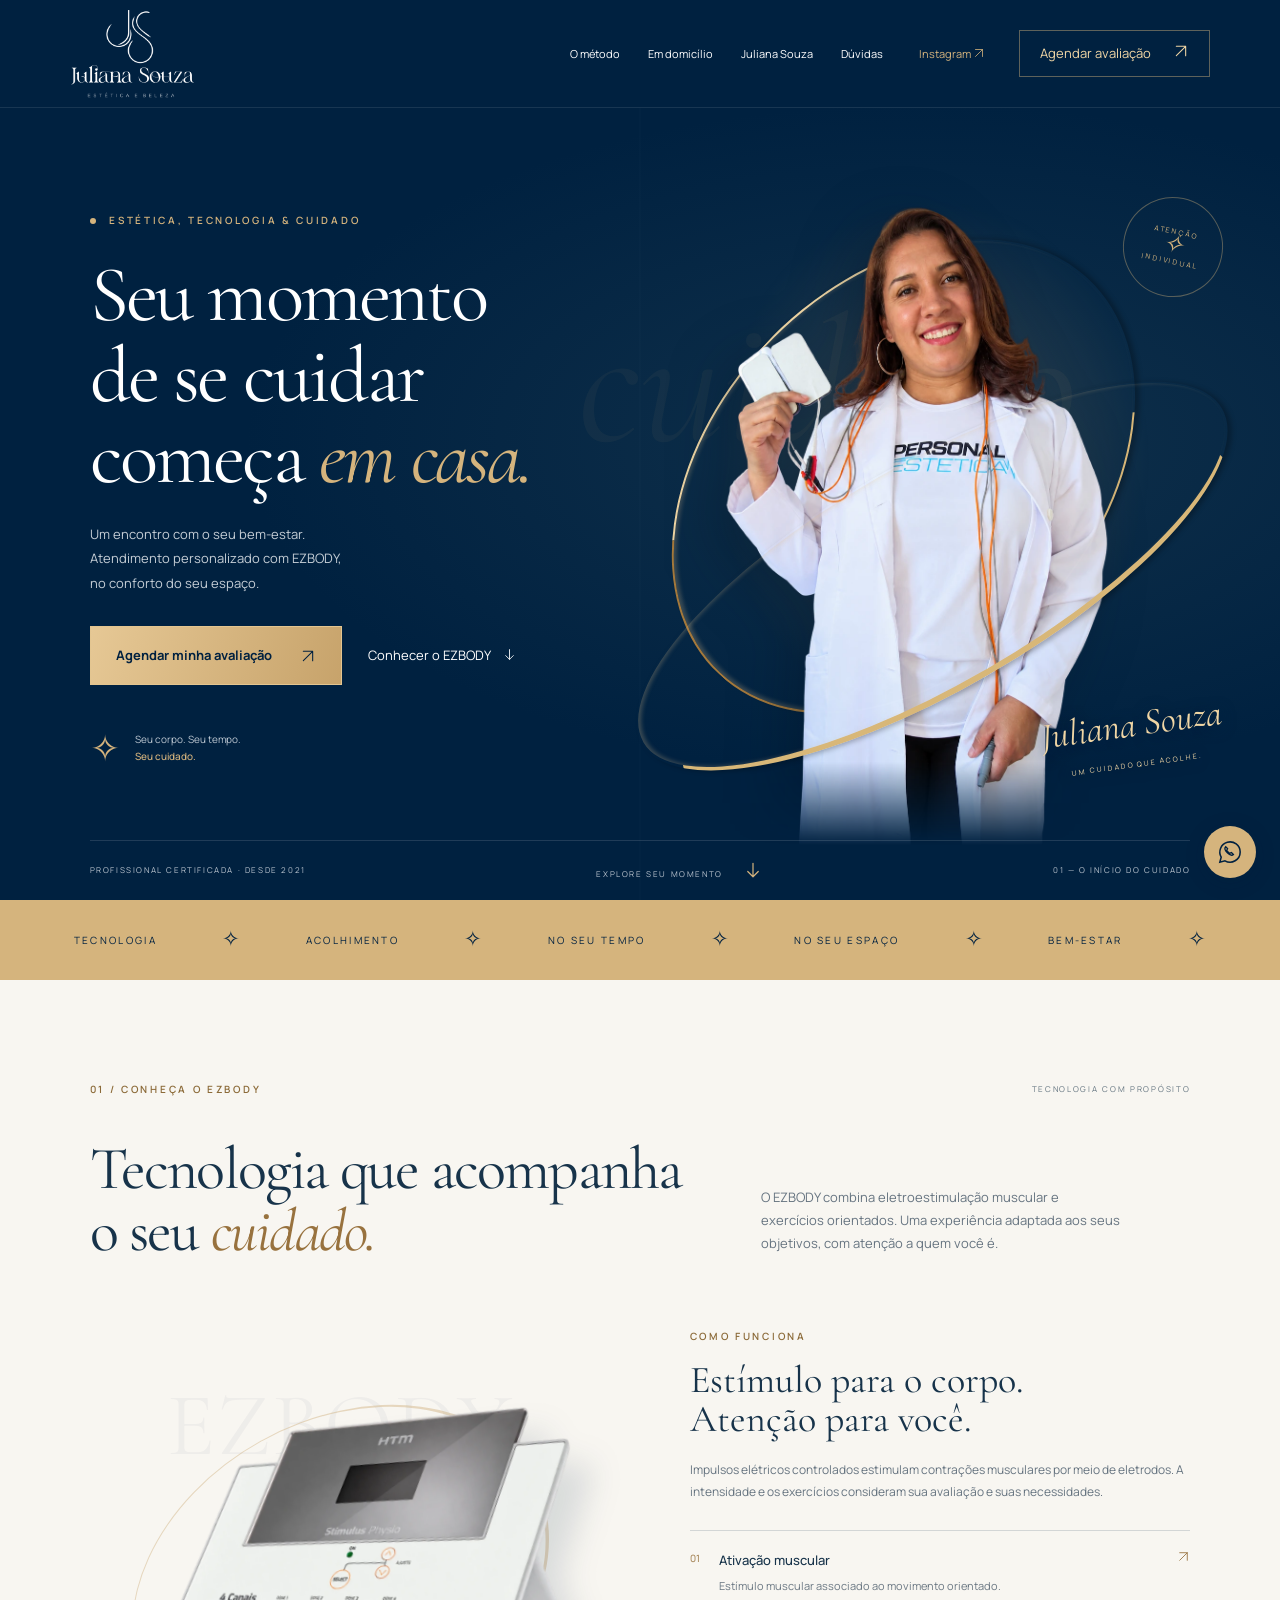
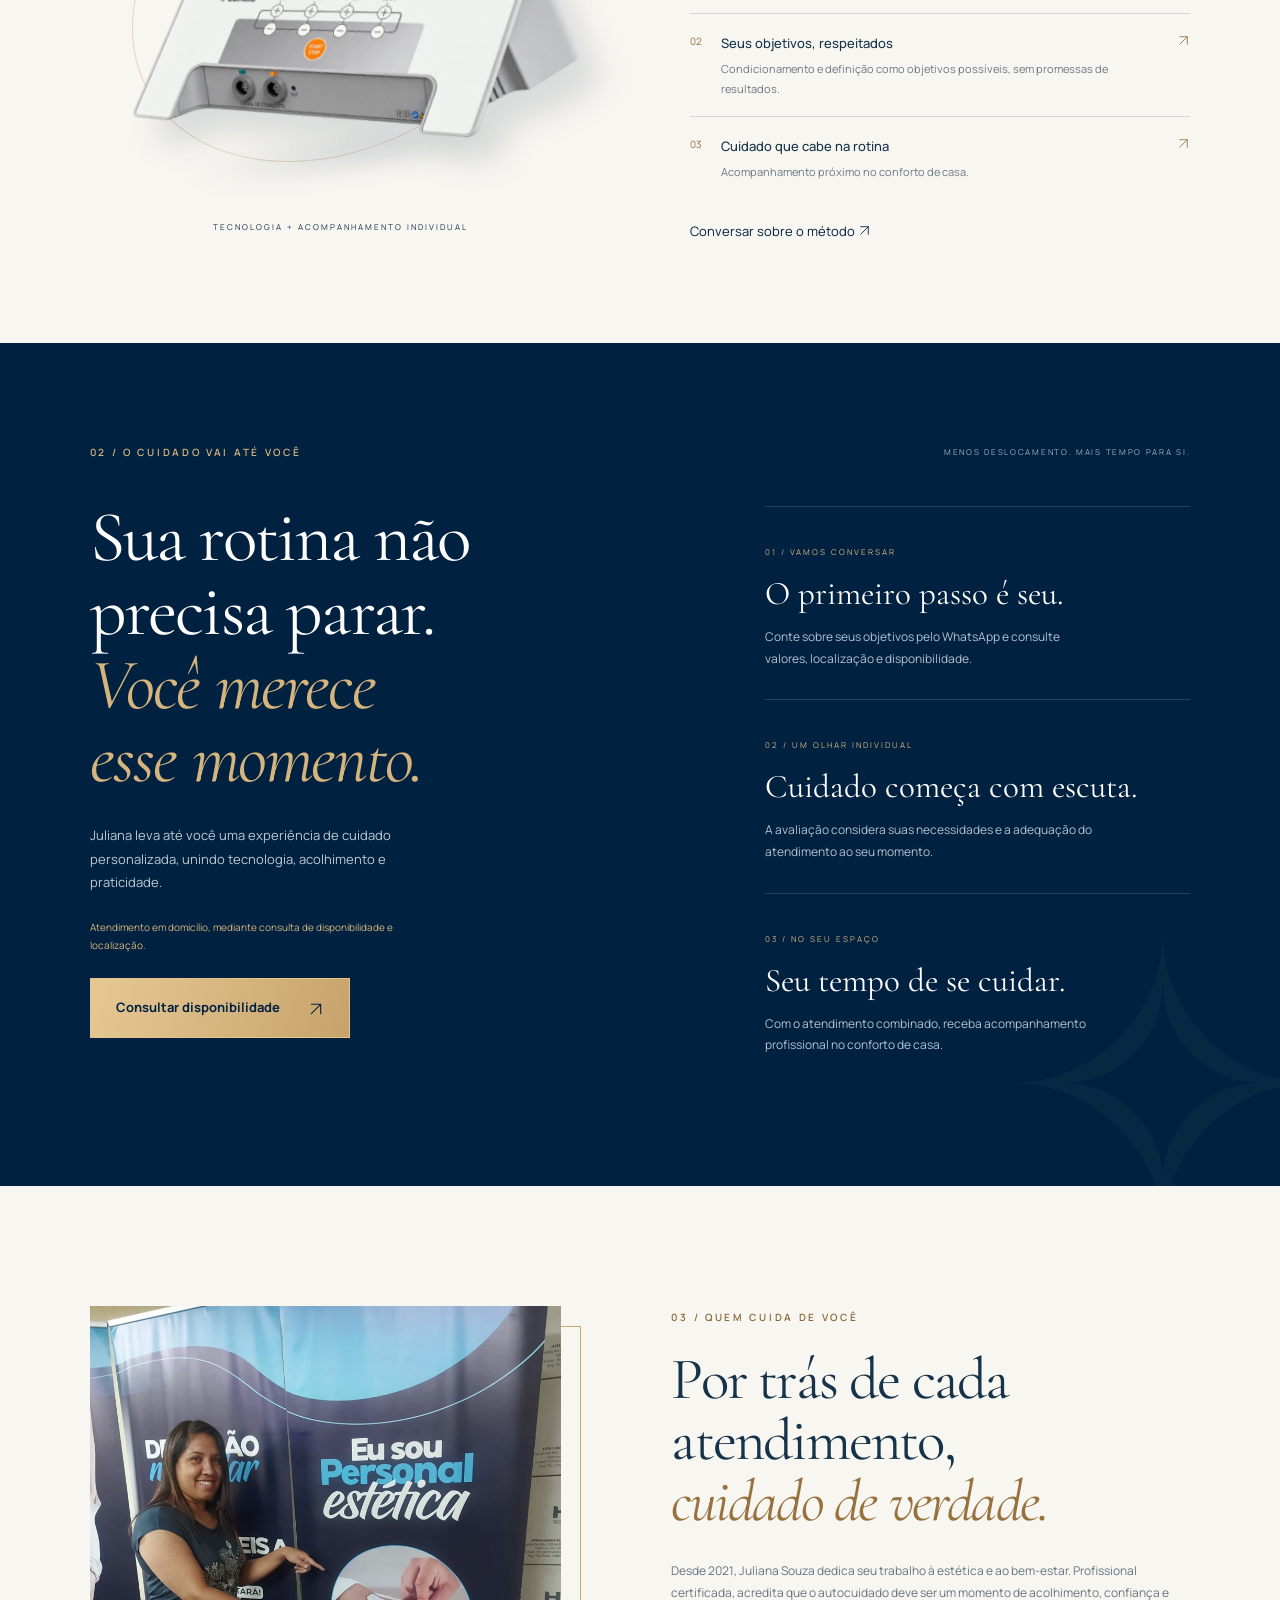
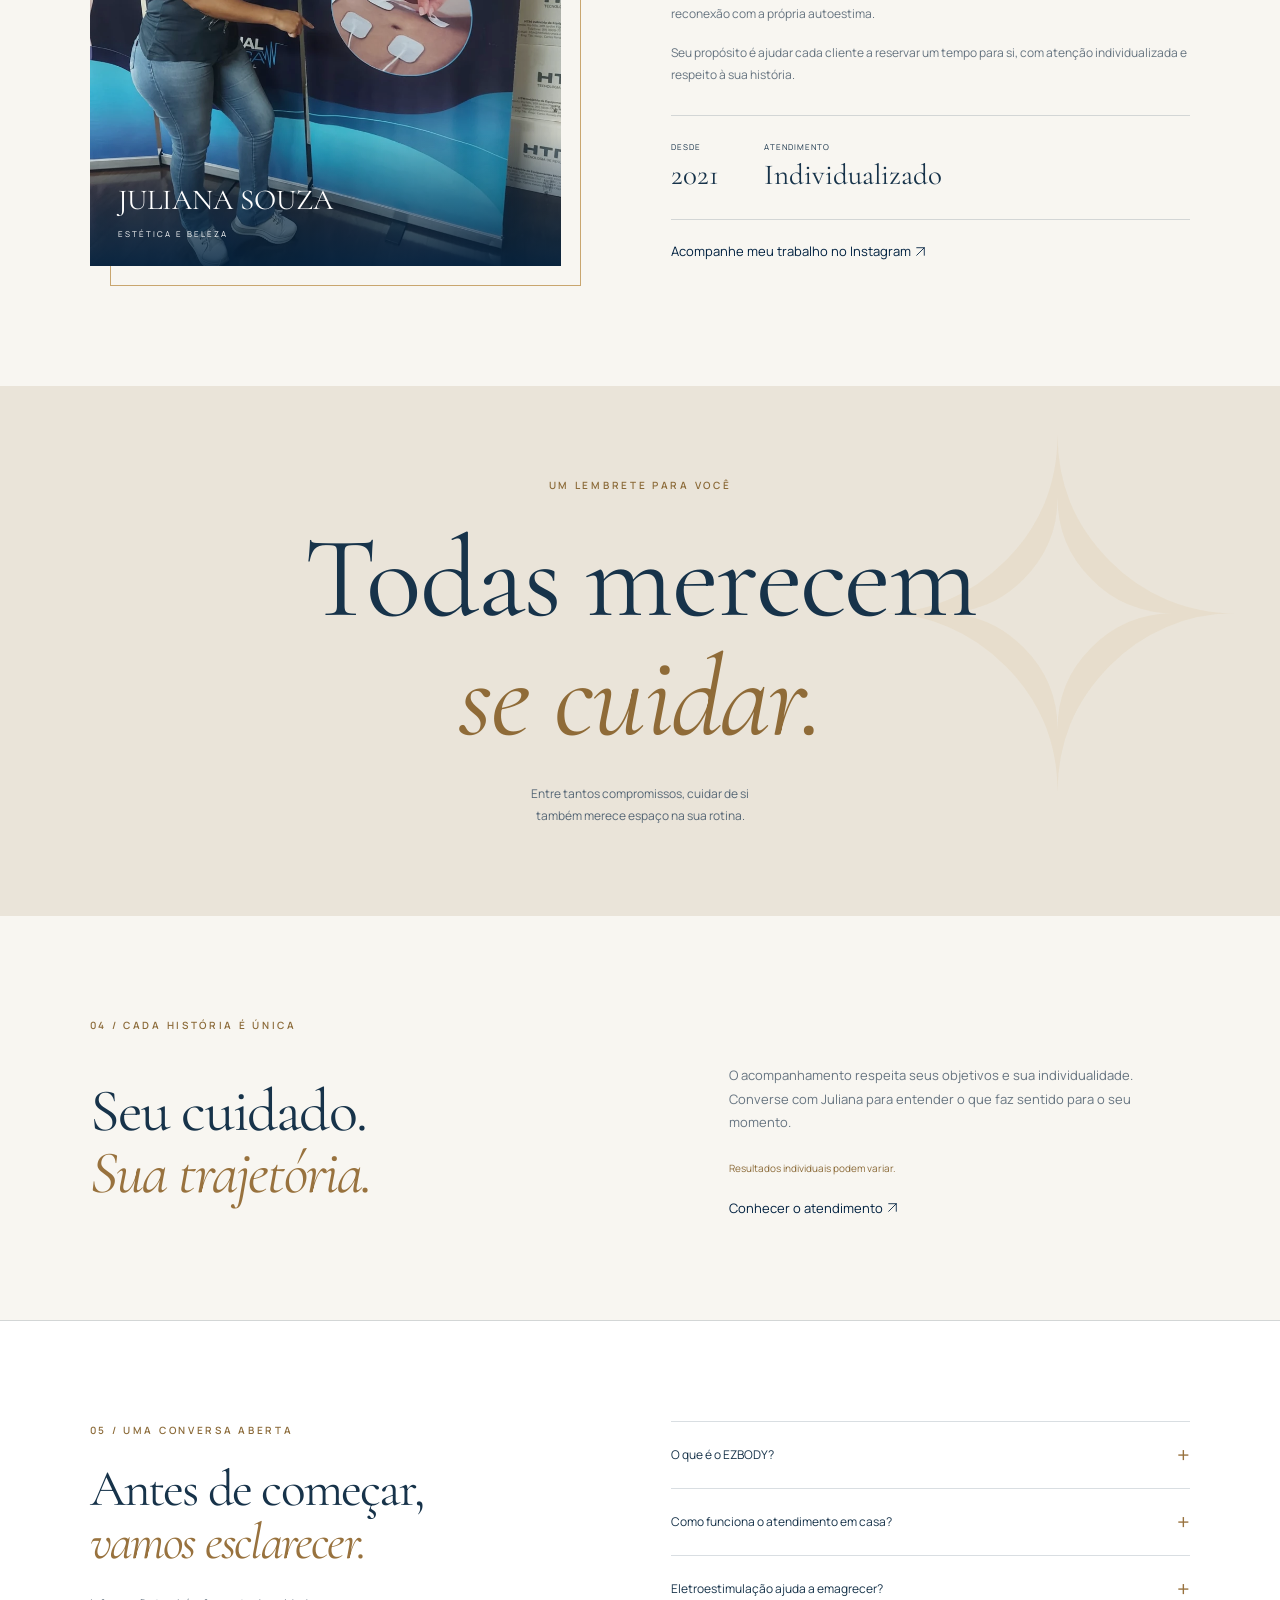
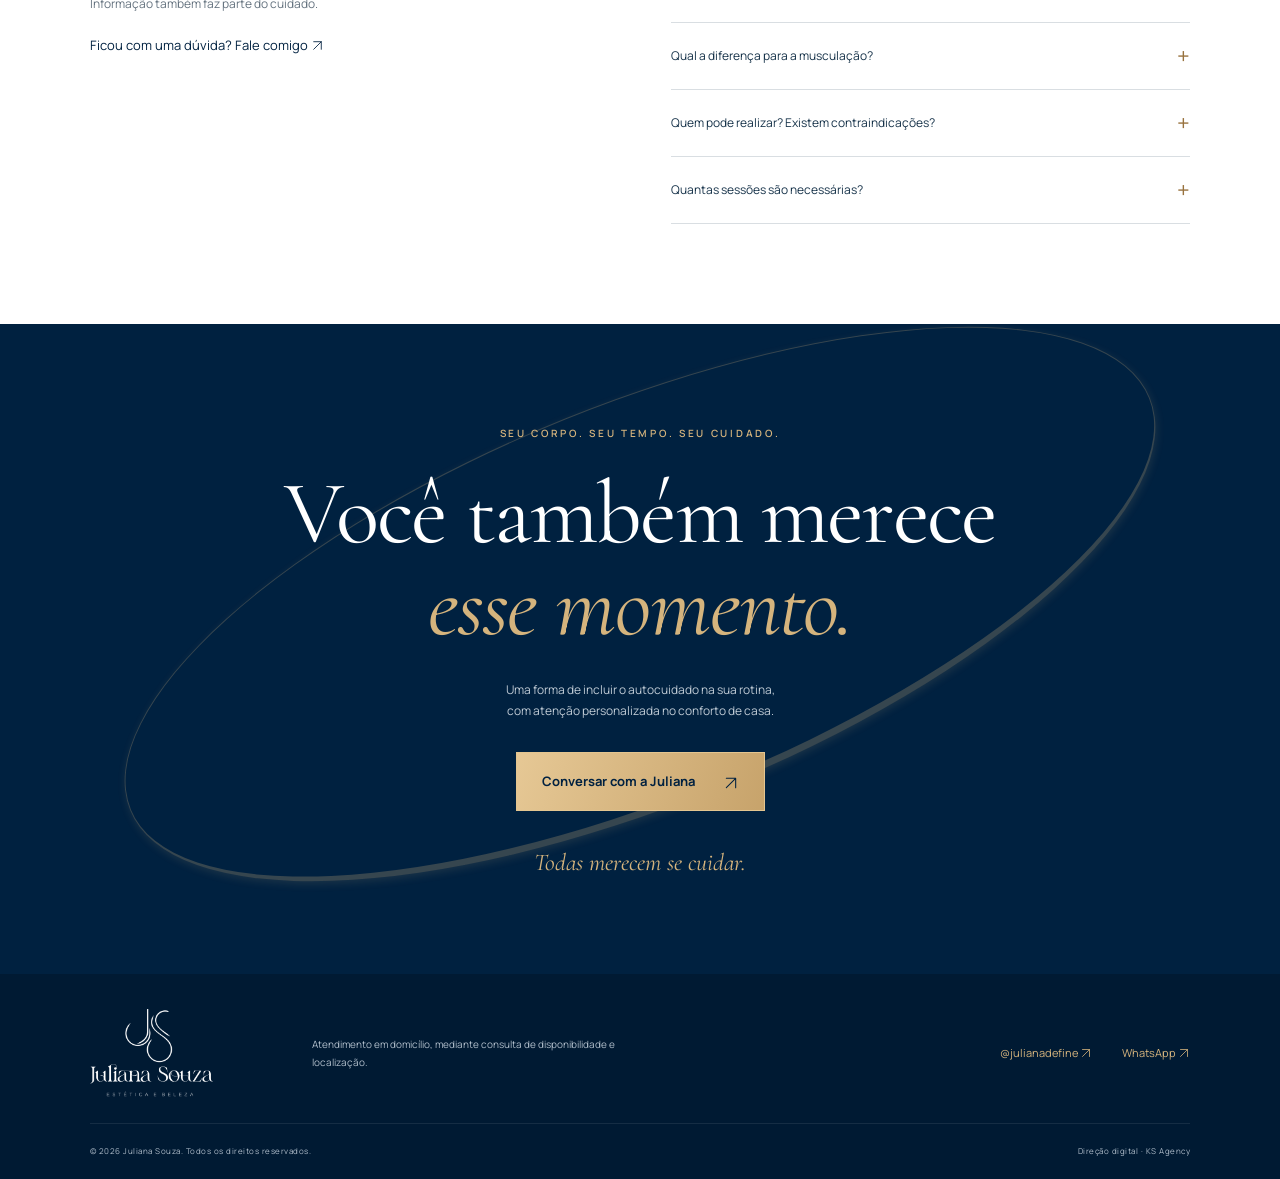
<file: index.html>
<!doctype html>
<html lang="pt-BR"><head><meta charset="utf-8"><meta name="viewport" content="width=device-width,initial-scale=1"><meta name="theme-color" content="#002140"><title>Juliana Souza | EZBODY e Eletroestimulação em Domicílio</title><meta name="description" content="Conheça o atendimento com EZBODY de Juliana Souza. Eletroestimulação muscular, cuidado personalizado e bem-estar no conforto de casa."><meta property="og:title" content="Juliana Souza — O cuidado vai até você."><meta property="og:description" content="Tecnologia EZBODY, atenção individualizada e autocuidado no conforto de casa."><meta property="og:type" content="website"><meta name="twitter:card" content="summary_large_image"><link rel="icon" href="assets/favicon.svg" type="image/svg+xml"><link rel="stylesheet" href="style.css"><script src="config.js" defer></script><script src="app.js" defer></script></head>
<body><a class="skip" href="#conteudo">Pular para o conteúdo</a>
<header><a class="brand" href="#inicio" aria-label="Juliana Souza — início"><img src="assets/logo.webp" alt="Juliana Souza — Estética e Beleza" width="150" height="102"></a><nav aria-label="Navegação principal" id="navigation"><a href="#metodo">O método</a><a href="#cuidado">Em domicílio</a><a href="#juliana">Juliana Souza</a><a href="#duvidas">Dúvidas</a><a data-instagram class="social" aria-label="Instagram de Juliana Souza">Instagram <svg class="arrow-icon" viewBox="0 0 24 24" fill="none" aria-hidden="true" focusable="false"><path d="M5 19 19 5M5 5h14v14"/></svg></a></nav><a class="nav-cta" data-whatsapp>Agendar avaliação <span><svg class="arrow-icon" viewBox="0 0 24 24" fill="none" aria-hidden="true" focusable="false"><path d="M5 19 19 5M5 5h14v14"/></svg></span></a><button class="menu" aria-expanded="false" aria-controls="navigation" aria-label="Abrir menu">☰</button></header>
<main id="conteudo"><section class="hero" id="inicio"><div class="hero-grid" aria-hidden="true"></div><div class="hero-copy"><p class="eyebrow"><span></span> ESTÉTICA, TECNOLOGIA & CUIDADO</p><h1>Seu momento <br>de se cuidar <br>começa <em>em casa.</em></h1><p class="intro">Um encontro com o seu bem-estar.  <br>Atendimento personalizado com EZBODY,  <br>no conforto do seu espaço.</p><div class="hero-actions"><a class="button" data-whatsapp>Agendar minha avaliação <span><svg class="arrow-icon" viewBox="0 0 24 24" fill="none" aria-hidden="true" focusable="false"><path d="M5 19 19 5M5 5h14v14"/></svg></span></a><a class="text-link" href="#metodo">Conhecer o EZBODY <span><svg class="arrow-icon" viewBox="0 0 24 24" fill="none" aria-hidden="true" focusable="false"><path d="M12 3v18m-7-7 7 7 7-7"/></svg></span></a></div><div class="hero-note"><span class="mini-star">✧</span><p>Seu corpo. Seu tempo. <br><strong>Seu cuidado.</strong></p></div></div><div class="hero-art"><div class="halo" aria-hidden="true"></div><div class="orbit orbit-one" aria-hidden="true"></div><div class="orbit orbit-two" aria-hidden="true"></div><span class="art-word" aria-hidden="true">cuidado</span><img class="hero-person" src="assets/juliana-recorte.webp" alt="Juliana Souza sorrindo, com jaleco e equipamento de eletroestimulação" width="1194" height="1596" fetchpriority="high"><div class="signature">Juliana Souza<span>UM CUIDADO QUE ACOLHE.</span></div><div class="seal" aria-hidden="true">ATENÇÃO <br><i>✧</i> <br>INDIVIDUAL</div></div><div class="hero-bottom"><span>PROFISSIONAL CERTIFICADA · DESDE 2021</span><a href="#metodo">EXPLORE SEU MOMENTO <span><svg class="arrow-icon" viewBox="0 0 24 24" fill="none" aria-hidden="true" focusable="false"><path d="M12 3v18m-7-7 7 7 7-7"/></svg></span></a><span>01 — O INÍCIO DO CUIDADO</span></div></section>
<div class="ticker" aria-hidden="true"><span>TECNOLOGIA</span> ✧ <span>ACOLHIMENTO</span> ✧ <span>NO SEU TEMPO</span> ✧ <span>NO SEU ESPAÇO</span> ✧ <span>BEM-ESTAR</span> ✧</div>
<section class="method section" id="metodo"><div class="section-top"><p class="eyebrow">01 / CONHEÇA O EZBODY</p><span>TECNOLOGIA COM PROPÓSITO</span></div><div class="method-heading"><h2>Tecnologia que acompanha <br>o seu <em>cuidado.</em></h2><p>O EZBODY combina eletroestimulação muscular e exercícios orientados. Uma experiência adaptada aos seus objetivos, com atenção a quem você é.</p></div><div class="method-grid"><div class="device-art"><span class="device-word" aria-hidden="true">EZBODY</span><img src="assets/equipamento-recorte.webp" alt="Aparelho de eletroestimulação HTM Stimulus Physio em perspectiva lateral" loading="lazy" width="1000" height="686"><span class="device-caption">TECNOLOGIA + ACOMPANHAMENTO INDIVIDUAL</span></div><div class="method-details"><p class="eyebrow">COMO FUNCIONA</p><h3>Estímulo para o corpo. <br>Atenção para você.</h3><p>Impulsos elétricos controlados estimulam contrações musculares por meio de eletrodos. A intensidade e os exercícios consideram sua avaliação e suas necessidades.</p><div class="benefit"><span>01</span><div><h4>Ativação muscular</h4><p>Estímulo muscular associado ao movimento orientado.</p></div><span><svg class="arrow-icon" viewBox="0 0 24 24" fill="none" aria-hidden="true" focusable="false"><path d="M5 19 19 5M5 5h14v14"/></svg></span></div><div class="benefit"><span>02</span><div><h4>Seus objetivos, respeitados</h4><p>Condicionamento e definição como objetivos possíveis, sem promessas de resultados.</p></div><span><svg class="arrow-icon" viewBox="0 0 24 24" fill="none" aria-hidden="true" focusable="false"><path d="M5 19 19 5M5 5h14v14"/></svg></span></div><div class="benefit"><span>03</span><div><h4>Cuidado que cabe na rotina</h4><p>Acompanhamento próximo no conforto de casa.</p></div><span><svg class="arrow-icon" viewBox="0 0 24 24" fill="none" aria-hidden="true" focusable="false"><path d="M5 19 19 5M5 5h14v14"/></svg></span></div><a class="text-link dark-link" data-whatsapp>Conversar sobre o método <svg class="arrow-icon" viewBox="0 0 24 24" fill="none" aria-hidden="true" focusable="false"><path d="M5 19 19 5M5 5h14v14"/></svg></a></div></div></section>
<section class="home-service section" id="cuidado"><div class="section-top"><p class="eyebrow">02 / O CUIDADO VAI ATÉ VOCÊ</p><span>MENOS DESLOCAMENTO. MAIS TEMPO PARA SI.</span></div><div class="service-grid"><div><h2>Sua rotina não <br>precisa parar. <br><em>Você merece <br>esse momento.</em></h2><p>Juliana leva até você uma experiência de cuidado personalizada, unindo tecnologia, acolhimento e praticidade.</p><p class="availability" data-region></p><a class="button" data-whatsapp>Consultar disponibilidade <span><svg class="arrow-icon" viewBox="0 0 24 24" fill="none" aria-hidden="true" focusable="false"><path d="M5 19 19 5M5 5h14v14"/></svg></span></a></div><div class="steps"><div><span>01 / VAMOS CONVERSAR</span><h3>O primeiro passo é seu.</h3><p>Conte sobre seus objetivos pelo WhatsApp e consulte valores, localização e disponibilidade.</p></div><div><span>02 / UM OLHAR INDIVIDUAL</span><h3>Cuidado começa com escuta.</h3><p>A avaliação considera suas necessidades e a adequação do atendimento ao seu momento.</p></div><div><span>03 / NO SEU ESPAÇO</span><h3>Seu tempo de se cuidar.</h3><p>Com o atendimento combinado, receba acompanhamento profissional no conforto de casa.</p></div></div></div><span class="service-decoration" aria-hidden="true">✧</span></section>
<section class="about section" id="juliana"><div class="about-image"><img src="assets/juliana-sobre.webp" alt="Juliana Souza em um evento de estética, ao lado de material sobre sua atuação" width="900" height="1200" loading="lazy"><div class="image-label">JULIANA SOUZA<span>ESTÉTICA E BELEZA</span></div></div><div class="about-copy"><p class="eyebrow">03 / QUEM CUIDA DE VOCÊ</p><h2>Por trás de cada <br>atendimento, <br><em>cuidado de verdade.</em></h2><p>Desde 2021, Juliana Souza dedica seu trabalho à estética e ao bem-estar. Profissional certificada, acredita que o autocuidado deve ser um momento de acolhimento, confiança e reconexão com a própria autoestima.</p><p>Seu propósito é ajudar cada cliente a reservar um tempo para si, com atenção individualizada e respeito à sua história.</p><div class="credentials"><span>DESDE <strong>2021</strong></span><span>ATENDIMENTO <br><strong>Individualizado</strong></span></div><a class="text-link dark-link" data-instagram>Acompanhe meu trabalho no Instagram <svg class="arrow-icon" viewBox="0 0 24 24" fill="none" aria-hidden="true" focusable="false"><path d="M5 19 19 5M5 5h14v14"/></svg></a></div></section>
<section class="manifesto"><p class="eyebrow">UM LEMBRETE PARA VOCÊ</p><h2>Todas merecem <br><em>se cuidar.</em></h2><p>Entre tantos compromissos, cuidar de si <br>também merece espaço na sua rotina.</p><span aria-hidden="true">✧</span></section>
<section class="results section" id="resultados"><p class="eyebrow">04 / CADA HISTÓRIA É ÚNICA</p><div class="results-layout"><h2>Seu cuidado. <br><em>Sua trajetória.</em></h2><div><p>O acompanhamento respeita seus objetivos e sua individualidade. Converse com Juliana para entender o que faz sentido para o seu momento.</p><div id="results-gallery"></div><p class="disclaimer">Resultados individuais podem variar.</p><a class="text-link dark-link" data-whatsapp>Conhecer o atendimento <svg class="arrow-icon" viewBox="0 0 24 24" fill="none" aria-hidden="true" focusable="false"><path d="M5 19 19 5M5 5h14v14"/></svg></a></div></div></section>
<section class="faq section" id="duvidas"><div><p class="eyebrow">05 / UMA CONVERSA ABERTA</p><h2>Antes de começar, <br><em>vamos esclarecer.</em></h2><p>Informação também faz parte do cuidado.</p><a class="text-link dark-link" data-whatsapp>Ficou com uma dúvida? Fale comigo <svg class="arrow-icon" viewBox="0 0 24 24" fill="none" aria-hidden="true" focusable="false"><path d="M5 19 19 5M5 5h14v14"/></svg></a></div><div class="questions"><details><summary>O que é o EZBODY?<span>+</span></summary><p>É um método que combina eletroestimulação muscular e exercícios orientados. O protocolo é definido conforme a avaliação individual.</p></details><details><summary>Como funciona o atendimento em casa?<span>+</span></summary><p>Entre em contato para consultar localização e disponibilidade. Juliana explica como preparar o espaço e combina os detalhes do atendimento com você.</p></details><details><summary>Eletroestimulação ajuda a emagrecer?<span>+</span></summary><p>Mudanças na composição corporal dependem de vários fatores, como hábitos, alimentação e atividade física. O uso do equipamento, por si só, não garante emagrecimento ou redução de medidas.</p></details><details><summary>Qual a diferença para a musculação?<span>+</span></summary><p>A eletroestimulação utiliza impulsos elétricos para estimular contrações musculares, enquanto a musculação trabalha com resistência. Não existe equivalência automática entre sessões ou substituição universal de uma prática pela outra.</p></details><details><summary>Quem pode realizar? Existem contraindicações?<span>+</span></summary><p>A indicação depende de avaliação individual. Informe condições de saúde, gestação, dispositivos implantados e tratamentos em andamento antes de agendar. Quando necessário, a profissional orientará a busca por avaliação de saúde.</p></details><details><summary>Quantas sessões são necessárias?<span>+</span></summary><p>Duração, frequência e número de sessões dependem da avaliação e dos seus objetivos. Valores e disponibilidade são informados diretamente por Juliana.</p></details></div></section>
<section class="closing" id="contato"><div class="closing-orbit" aria-hidden="true"></div><p class="eyebrow">SEU CORPO. SEU TEMPO. SEU CUIDADO.</p><h2>Você também merece <br><em>esse momento.</em></h2><p>Uma forma de incluir o autocuidado na sua rotina, <br>com atenção personalizada no conforto de casa.</p><a class="button" data-whatsapp>Conversar com a Juliana <span><svg class="arrow-icon" viewBox="0 0 24 24" fill="none" aria-hidden="true" focusable="false"><path d="M5 19 19 5M5 5h14v14"/></svg></span></a><span class="closing-phrase">Todas merecem se cuidar.</span></section></main>
<footer><a class="brand" href="#inicio"><img src="assets/logo.webp" alt="Juliana Souza — Estética e Beleza" width="150" height="102" loading="lazy"></a><p data-region></p><div><a data-instagram>@julianadefine <svg class="arrow-icon" viewBox="0 0 24 24" fill="none" aria-hidden="true" focusable="false"><path d="M5 19 19 5M5 5h14v14"/></svg></a><a data-whatsapp>WhatsApp <svg class="arrow-icon" viewBox="0 0 24 24" fill="none" aria-hidden="true" focusable="false"><path d="M5 19 19 5M5 5h14v14"/></svg></a></div><div class="footer-bottom"><span>© <span id="year">2026</span> Juliana Souza. Todos os direitos reservados.</span><span>Direção digital · KS Agency</span></div></footer><a class="floating" data-whatsapp aria-label="Conversar com Juliana no WhatsApp"><svg viewBox="0 0 32 32" fill="none" aria-hidden="true"><path d="M26 15.5A10.5 10.5 0 0 1 10.3 24.6L5 26l1.4-5.2A10.5 10.5 0 1 1 26 15.5Z" stroke="currentColor" stroke-width="1.6"/><path d="M11 10c-3 3 5 11 8 8l-2-2-2 1-3-3 1-2-2-2Z" stroke="currentColor" stroke-width="1.4"/></svg></a></body></html>
</file>
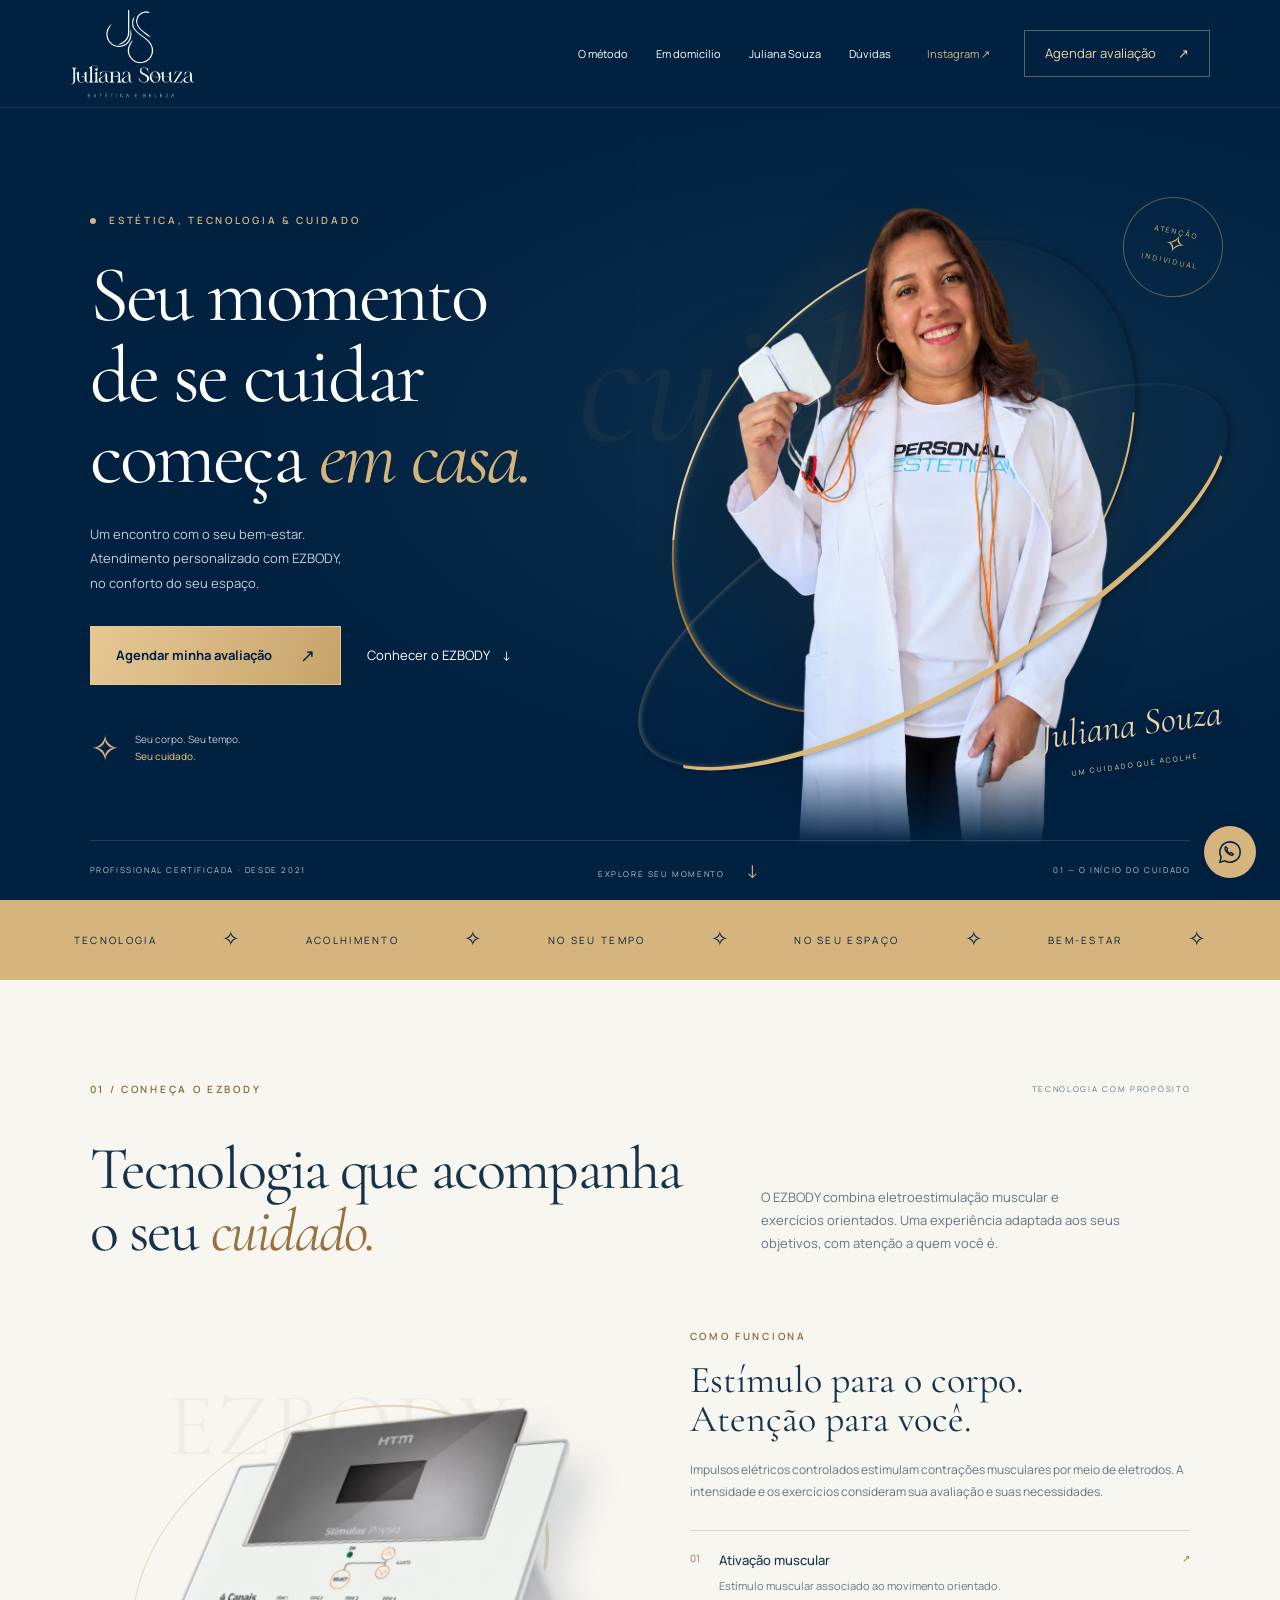
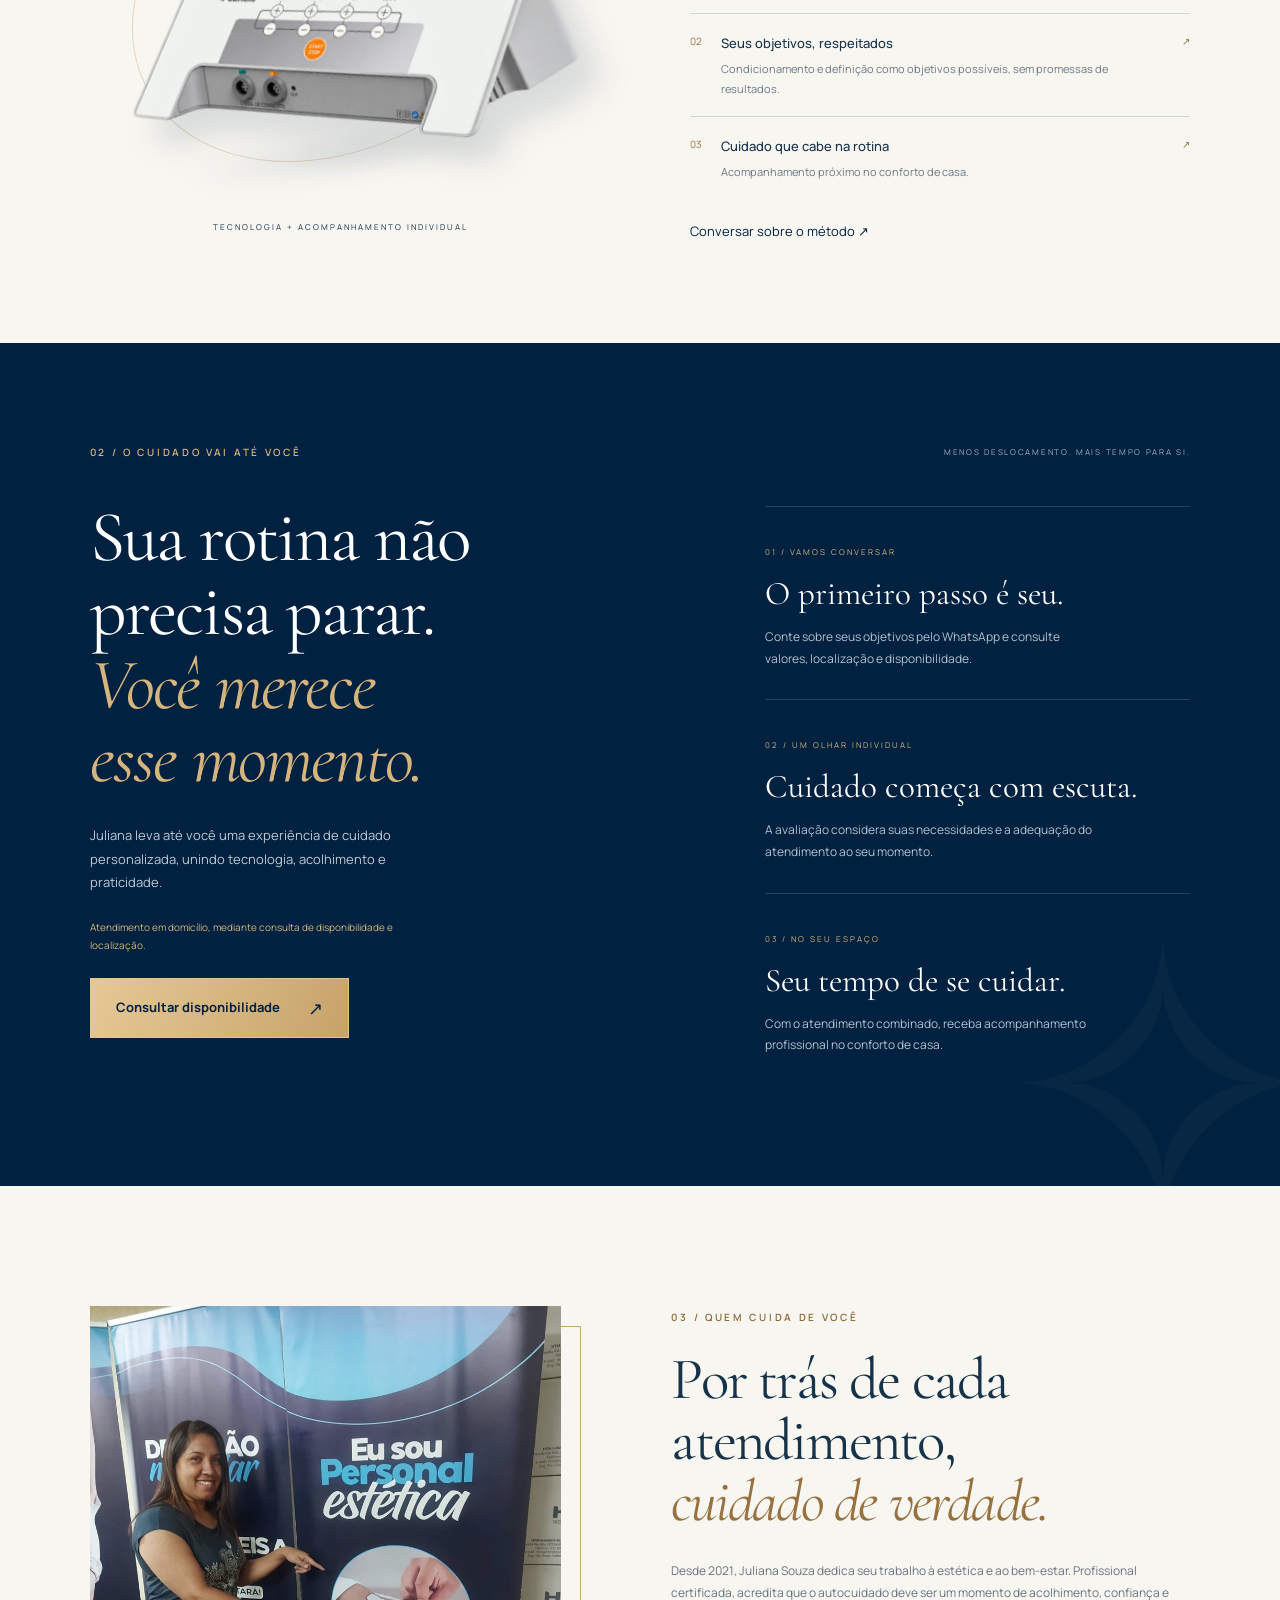
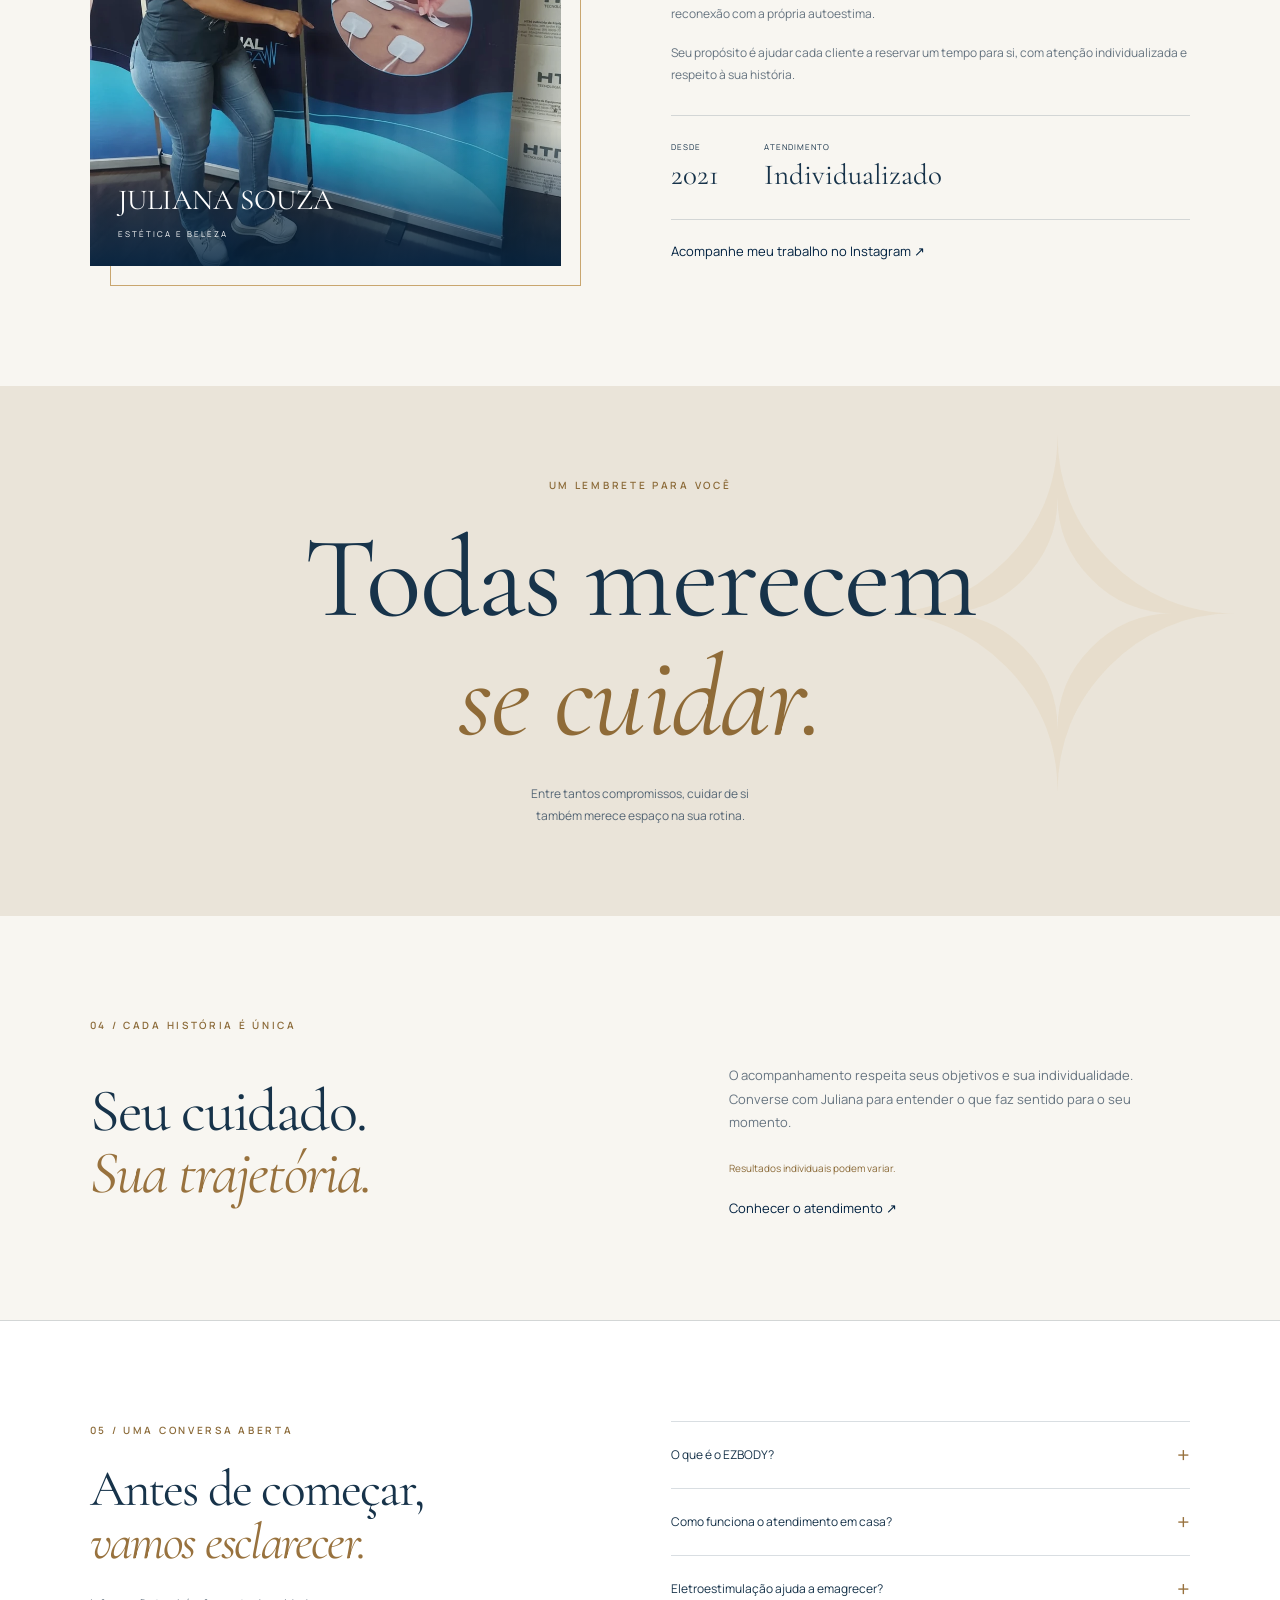
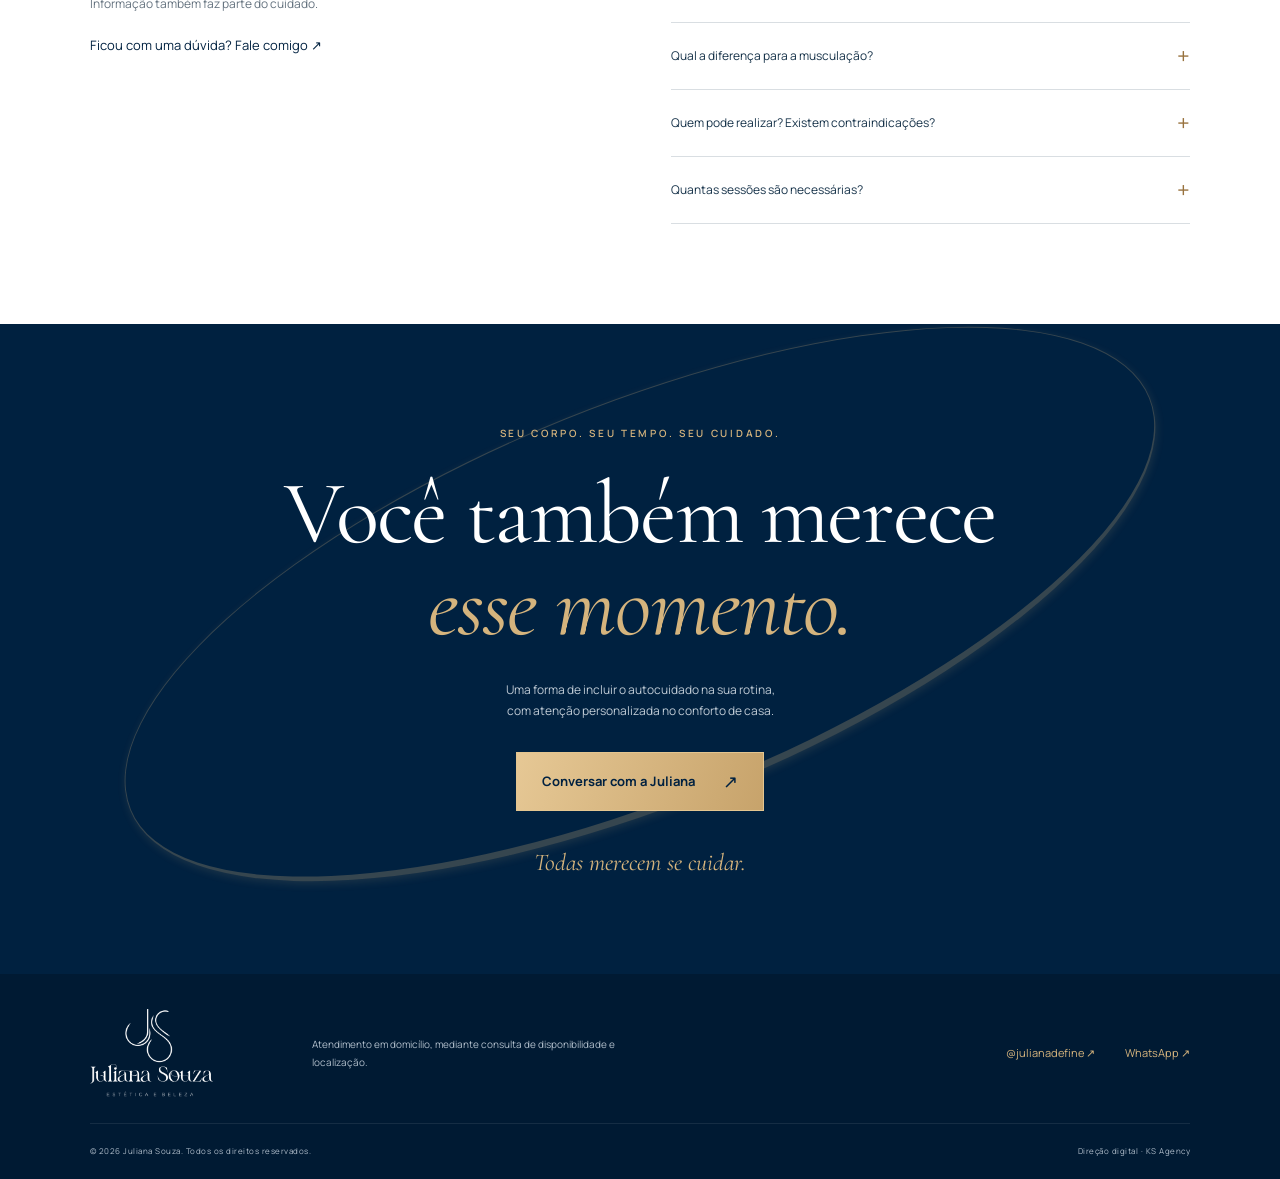
<file: apresentacao-pdf.html>
<!doctype html>
<html lang="pt-BR"><head><meta charset="utf-8"><meta name="viewport" content="width=device-width,initial-scale=1"><meta name="theme-color" content="#002140"><title>Juliana Souza | EZBODY e Eletroestimulação em Domicílio</title><meta name="description" content="Conheça o atendimento com EZBODY de Juliana Souza. Eletroestimulação muscular, cuidado personalizado e bem-estar no conforto de casa."><meta property="og:title" content="Juliana Souza — O cuidado vai até você."><meta property="og:description" content="Tecnologia EZBODY, atenção individualizada e autocuidado no conforto de casa."><meta property="og:type" content="website"><meta name="twitter:card" content="summary_large_image"><link rel="icon" href="assets/favicon.svg" type="image/svg+xml"><link rel="stylesheet" href="pdf-preview.css"><script src="config.js" defer></script><script src="app.js" defer></script><style>
@page{size:1440px 1000px;margin:0}
@media print{
h1{font-size:89px!important}.hero-copy{width:56%!important}.hero-art{position:absolute!important;right:3%!important;bottom:55px!important;width:48%!important;margin:0!important}.hero-person{height:94%!important}.hero-actions{flex-wrap:nowrap!important}.intro br{display:block!important}nav{display:flex!important}.method-heading{grid-template-columns:1.4fr 1fr!important}.method-grid{grid-template-columns:1fr 1fr!important}.service-grid{grid-template-columns:1.2fr 1fr!important}.about{grid-template-columns:1fr 1.1fr!important}.results-layout{grid-template-columns:1.1fr 1fr!important}.faq{grid-template-columns:1fr 1.1fr!important}

*{-webkit-print-color-adjust:exact!important;print-color-adjust:exact!important;animation:none!important;transition:none!important}
html{scroll-behavior:auto}body{width:1440px;margin:0}.reveal{opacity:1!important;transform:none!important}.skip,.floating,.menu,.ticker{display:none!important}
header{height:108px}.hero{height:892px;min-height:892px;max-height:892px}.hero-art{height:93%}
.section{break-before:page;height:1000px;padding:85px 7%;break-inside:avoid}
.method-grid{margin-top:55px}.method-heading h2{font-size:67px}.method .device-art{min-height:450px}
.home-service{padding-top:110px}.home-service .section-top{margin-bottom:75px}
.about{padding-top:100px;padding-bottom:100px}.about-image>img{height:650px}
.manifesto{break-before:page;height:1000px;display:flex;flex-direction:column;justify-content:center}.manifesto>span{top:200px}.manifesto h2{font-size:145px}
.results{height:360px;padding:65px 7%}.results h2{font-size:65px}.results .results-layout{margin-top:20px}.faq{height:620px;break-before:auto;padding:55px 7%}.faq h2{font-size:60px}.questions summary{padding:18px 0}
.closing{break-before:page;height:780px;display:flex;flex-direction:column;align-items:center;justify-content:center;padding:60px 20px}.closing h2{font-size:100px}.closing-orbit{top:150px}.closing .button{flex-shrink:0}.closing-phrase{margin-top:30px}
footer{height:220px;padding-top:20px;padding-bottom:20px;break-inside:avoid}.footer-bottom{margin-top:10px}
}
</style></head>
<body><a class="skip" href="#conteudo">Pular para o conteúdo</a>
<header><a class="brand" href="#inicio" aria-label="Juliana Souza — início"><img src="assets/logo.webp" alt="Juliana Souza — Estética e Beleza" width="150" height="102"></a><nav aria-label="Navegação principal" id="navigation"><a href="#metodo">O método</a><a href="#cuidado">Em domicílio</a><a href="#juliana">Juliana Souza</a><a href="#duvidas">Dúvidas</a><a data-instagram class="social" aria-label="Instagram de Juliana Souza">Instagram ↗</a></nav><a class="nav-cta" data-whatsapp>Agendar avaliação <span>↗</span></a><button class="menu" aria-expanded="false" aria-controls="navigation" aria-label="Abrir menu">☰</button></header>
<main id="conteudo"><section class="hero" id="inicio"><div class="hero-grid" aria-hidden="true"></div><div class="hero-copy"><p class="eyebrow"><span></span> ESTÉTICA, TECNOLOGIA & CUIDADO</p><h1>Seu momento <br>de se cuidar <br>começa <em>em casa.</em></h1><p class="intro">Um encontro com o seu bem-estar.  <br>Atendimento personalizado com EZBODY,  <br>no conforto do seu espaço.</p><div class="hero-actions"><a class="button" data-whatsapp>Agendar minha avaliação <span>↗</span></a><a class="text-link" href="#metodo">Conhecer o EZBODY <span>↓</span></a></div><div class="hero-note"><span class="mini-star">✧</span><p>Seu corpo. Seu tempo. <br><strong>Seu cuidado.</strong></p></div></div><div class="hero-art"><div class="halo" aria-hidden="true"></div><div class="orbit orbit-one" aria-hidden="true"></div><div class="orbit orbit-two" aria-hidden="true"></div><span class="art-word" aria-hidden="true">cuidado</span><img class="hero-person" src="assets/juliana-recorte.webp" alt="Juliana Souza sorrindo, com jaleco e equipamento de eletroestimulação" width="1194" height="1596" fetchpriority="high"><div class="signature">Juliana Souza<span>UM CUIDADO QUE ACOLHE.</span></div><div class="seal" aria-hidden="true">ATENÇÃO <br><i>✧</i> <br>INDIVIDUAL</div></div><div class="hero-bottom"><span>PROFISSIONAL CERTIFICADA · DESDE 2021</span><a href="#metodo">EXPLORE SEU MOMENTO <span>↓</span></a><span>01 — O INÍCIO DO CUIDADO</span></div></section>
<div class="ticker" aria-hidden="true"><span>TECNOLOGIA</span> ✧ <span>ACOLHIMENTO</span> ✧ <span>NO SEU TEMPO</span> ✧ <span>NO SEU ESPAÇO</span> ✧ <span>BEM-ESTAR</span> ✧</div>
<section class="method section" id="metodo"><div class="section-top"><p class="eyebrow">01 / CONHEÇA O EZBODY</p><span>TECNOLOGIA COM PROPÓSITO</span></div><div class="method-heading"><h2>Tecnologia que acompanha <br>o seu <em>cuidado.</em></h2><p>O EZBODY combina eletroestimulação muscular e exercícios orientados. Uma experiência adaptada aos seus objetivos, com atenção a quem você é.</p></div><div class="method-grid"><div class="device-art"><span class="device-word" aria-hidden="true">EZBODY</span><img src="assets/equipamento-recorte.webp" alt="Aparelho de eletroestimulação HTM Stimulus Physio em perspectiva lateral" loading="lazy" width="1000" height="686"><span class="device-caption">TECNOLOGIA + ACOMPANHAMENTO INDIVIDUAL</span></div><div class="method-details"><p class="eyebrow">COMO FUNCIONA</p><h3>Estímulo para o corpo. <br>Atenção para você.</h3><p>Impulsos elétricos controlados estimulam contrações musculares por meio de eletrodos. A intensidade e os exercícios consideram sua avaliação e suas necessidades.</p><div class="benefit"><span>01</span><div><h4>Ativação muscular</h4><p>Estímulo muscular associado ao movimento orientado.</p></div><span>↗</span></div><div class="benefit"><span>02</span><div><h4>Seus objetivos, respeitados</h4><p>Condicionamento e definição como objetivos possíveis, sem promessas de resultados.</p></div><span>↗</span></div><div class="benefit"><span>03</span><div><h4>Cuidado que cabe na rotina</h4><p>Acompanhamento próximo no conforto de casa.</p></div><span>↗</span></div><a class="text-link dark-link" data-whatsapp>Conversar sobre o método ↗</a></div></div></section>
<section class="home-service section" id="cuidado"><div class="section-top"><p class="eyebrow">02 / O CUIDADO VAI ATÉ VOCÊ</p><span>MENOS DESLOCAMENTO. MAIS TEMPO PARA SI.</span></div><div class="service-grid"><div><h2>Sua rotina não <br>precisa parar. <br><em>Você merece <br>esse momento.</em></h2><p>Juliana leva até você uma experiência de cuidado personalizada, unindo tecnologia, acolhimento e praticidade.</p><p class="availability" data-region></p><a class="button" data-whatsapp>Consultar disponibilidade <span>↗</span></a></div><div class="steps"><div><span>01 / VAMOS CONVERSAR</span><h3>O primeiro passo é seu.</h3><p>Conte sobre seus objetivos pelo WhatsApp e consulte valores, localização e disponibilidade.</p></div><div><span>02 / UM OLHAR INDIVIDUAL</span><h3>Cuidado começa com escuta.</h3><p>A avaliação considera suas necessidades e a adequação do atendimento ao seu momento.</p></div><div><span>03 / NO SEU ESPAÇO</span><h3>Seu tempo de se cuidar.</h3><p>Com o atendimento combinado, receba acompanhamento profissional no conforto de casa.</p></div></div></div><span class="service-decoration" aria-hidden="true">✧</span></section>
<section class="about section" id="juliana"><div class="about-image"><img src="assets/juliana-sobre.webp" alt="Juliana Souza em um evento de estética, ao lado de material sobre sua atuação" width="900" height="1200" loading="lazy"><div class="image-label">JULIANA SOUZA<span>ESTÉTICA E BELEZA</span></div></div><div class="about-copy"><p class="eyebrow">03 / QUEM CUIDA DE VOCÊ</p><h2>Por trás de cada <br>atendimento, <br><em>cuidado de verdade.</em></h2><p>Desde 2021, Juliana Souza dedica seu trabalho à estética e ao bem-estar. Profissional certificada, acredita que o autocuidado deve ser um momento de acolhimento, confiança e reconexão com a própria autoestima.</p><p>Seu propósito é ajudar cada cliente a reservar um tempo para si, com atenção individualizada e respeito à sua história.</p><div class="credentials"><span>DESDE <strong>2021</strong></span><span>ATENDIMENTO <br><strong>Individualizado</strong></span></div><a class="text-link dark-link" data-instagram>Acompanhe meu trabalho no Instagram ↗</a></div></section>
<section class="manifesto"><p class="eyebrow">UM LEMBRETE PARA VOCÊ</p><h2>Todas merecem <br><em>se cuidar.</em></h2><p>Entre tantos compromissos, cuidar de si <br>também merece espaço na sua rotina.</p><span aria-hidden="true">✧</span></section>
<section class="results section" id="resultados"><p class="eyebrow">04 / CADA HISTÓRIA É ÚNICA</p><div class="results-layout"><h2>Seu cuidado. <br><em>Sua trajetória.</em></h2><div><p>O acompanhamento respeita seus objetivos e sua individualidade. Converse com Juliana para entender o que faz sentido para o seu momento.</p><div id="results-gallery"></div><p class="disclaimer">Resultados individuais podem variar.</p><a class="text-link dark-link" data-whatsapp>Conhecer o atendimento ↗</a></div></div></section>
<section class="faq section" id="duvidas"><div><p class="eyebrow">05 / UMA CONVERSA ABERTA</p><h2>Antes de começar, <br><em>vamos esclarecer.</em></h2><p>Informação também faz parte do cuidado.</p><a class="text-link dark-link" data-whatsapp>Ficou com uma dúvida? Fale comigo ↗</a></div><div class="questions"><details><summary>O que é o EZBODY?<span>+</span></summary><p>É um método que combina eletroestimulação muscular e exercícios orientados. O protocolo é definido conforme a avaliação individual.</p></details><details><summary>Como funciona o atendimento em casa?<span>+</span></summary><p>Entre em contato para consultar localização e disponibilidade. Juliana explica como preparar o espaço e combina os detalhes do atendimento com você.</p></details><details><summary>Eletroestimulação ajuda a emagrecer?<span>+</span></summary><p>Mudanças na composição corporal dependem de vários fatores, como hábitos, alimentação e atividade física. O uso do equipamento, por si só, não garante emagrecimento ou redução de medidas.</p></details><details><summary>Qual a diferença para a musculação?<span>+</span></summary><p>A eletroestimulação utiliza impulsos elétricos para estimular contrações musculares, enquanto a musculação trabalha com resistência. Não existe equivalência automática entre sessões ou substituição universal de uma prática pela outra.</p></details><details><summary>Quem pode realizar? Existem contraindicações?<span>+</span></summary><p>A indicação depende de avaliação individual. Informe condições de saúde, gestação, dispositivos implantados e tratamentos em andamento antes de agendar. Quando necessário, a profissional orientará a busca por avaliação de saúde.</p></details><details><summary>Quantas sessões são necessárias?<span>+</span></summary><p>Duração, frequência e número de sessões dependem da avaliação e dos seus objetivos. Valores e disponibilidade são informados diretamente por Juliana.</p></details></div></section>
<section class="closing" id="contato"><div class="closing-orbit" aria-hidden="true"></div><p class="eyebrow">SEU CORPO. SEU TEMPO. SEU CUIDADO.</p><h2>Você também merece <br><em>esse momento.</em></h2><p>Uma forma de incluir o autocuidado na sua rotina, <br>com atenção personalizada no conforto de casa.</p><a class="button" data-whatsapp>Conversar com a Juliana <span>↗</span></a><span class="closing-phrase">Todas merecem se cuidar.</span></section></main>
<footer><a class="brand" href="#inicio"><img src="assets/logo.webp" alt="Juliana Souza — Estética e Beleza" width="150" height="102" loading="lazy"></a><p data-region></p><div><a data-instagram>@julianadefine ↗</a><a data-whatsapp>WhatsApp ↗</a></div><div class="footer-bottom"><span>© <span id="year">2026</span> Juliana Souza. Todos os direitos reservados.</span><span>Direção digital · KS Agency</span></div></footer><a class="floating" data-whatsapp aria-label="Conversar com Juliana no WhatsApp"><svg viewBox="0 0 32 32" fill="none" aria-hidden="true"><path d="M26 15.5A10.5 10.5 0 0 1 10.3 24.6L5 26l1.4-5.2A10.5 10.5 0 1 1 26 15.5Z" stroke="currentColor" stroke-width="1.6"/><path d="M11 10c-3 3 5 11 8 8l-2-2-2 1-3-3 1-2-2-2Z" stroke="currentColor" stroke-width="1.4"/></svg></a></body></html>
</file>
<file: style.css>
@import url('https://fonts.googleapis.com/css2?family=Cormorant+Garamond:ital,wght@0,400;0,500;0,600;1,400;1,500&family=Manrope:wght@400;500;600;700&display=swap');
:root{--navy:#002140;--deep:#001a33;--gold:#d5b47d;--gold-light:#f0d6a5;--rose:#bb847d;--white:#fff;--paper:#f8f6f1;--ink:#17334a;--line:rgba(0,33,64,.15);--serif:'Cormorant Garamond',Georgia,serif;--sans:'Manrope',Arial,sans-serif}*{box-sizing:border-box}html{scroll-behavior:smooth;scroll-padding-top:100px}body{margin:0;color:var(--ink);font-family:var(--sans);font-size:14px;line-height:1.8;background:var(--paper)}a{color:inherit;text-decoration:none;cursor:pointer}button,input{font:inherit}button{cursor:pointer}img{display:block;max-width:100%;height:auto}h1,h2,h3,h4,p{margin:0}h1,h2,h3{font-family:var(--serif);font-weight:400;line-height:1.03}h2{font-size:clamp(45px,4.7vw,76px);letter-spacing:-1.8px}h3{font-size:38px}em{font-weight:400;color:var(--gold);font-family:var(--serif)}p{color:inherit}a:focus-visible,button:focus-visible,summary:focus-visible,input:focus-visible{outline:3px solid var(--rose);outline-offset:6px}.skip{position:fixed;top:-70px;left:20px;z-index:100;background:white;color:var(--navy);padding:10px}.skip:focus{top:10px}.eyebrow{font-size:10px;letter-spacing:2.7px;font-weight:600;line-height:1.8}.eyebrow>span{display:inline-block;width:6px;height:6px;background:var(--gold);border-radius:50%;margin-right:9px}header{height:108px;display:flex;align-items:center;gap:34px;padding:0 5.5%;background:var(--navy);color:white;border-bottom:1px solid #ffffff18;position:relative;z-index:20}.brand{width:145px;flex-shrink:0}.brand img{width:130px;height:88px;object-fit:contain}nav{display:flex;gap:28px;align-items:center;margin-left:auto;font-size:11px}nav a{position:relative}nav a:after,.text-link:after{content:'';position:absolute;height:1px;bottom:-5px;left:0;width:0;background:var(--gold);transition:width .3s}nav a:hover:after,.text-link:hover:after{width:100%}.social{color:var(--gold);margin-left:8px}.nav-cta{border:1px solid #d5b47d70;padding:11px 20px;color:var(--gold-light);font-size:11px;display:flex;gap:22px}.nav-cta:hover{background:#d5b47d12}.menu{display:none;background:none;color:white;border:0;font-size:23px}.hero{min-height:745px;height:calc(100svh - 108px);max-height:1000px;position:relative;background:var(--navy);color:white;overflow:hidden;padding:66px 7% 85px;display:flex;align-items:center}.hero-grid{position:absolute;inset:0;background:linear-gradient(90deg,transparent 49.9%,#ffffff04 50%,transparent 50.1%),radial-gradient(ellipse at 72% 42%,#30506055,transparent 52%);background-size:100%}.hero-copy{position:relative;z-index:5;width:56%;pointer-events:none}.hero-copy a{pointer-events:auto}.hero-copy .eyebrow{color:var(--gold);margin-bottom:26px}.hero h1{font-size:clamp(60px,6.2vw,100px);letter-spacing:-2.8px;line-height:1.02}.hero h1 em{white-space:nowrap}.intro{font-size:13px;line-height:1.9;color:#c5ced6;margin-top:24px}.hero-actions{display:flex;align-items:center;gap:26px;margin-top:30px}.button{display:inline-flex;align-items:center;justify-content:space-between;gap:28px;padding:17px 25px;background:linear-gradient(110deg,#e6c895,#c7a36b);color:#002140;font-weight:700;font-size:11px;border:1px solid #e3c590;transition:transform .3s,box-shadow .3s}.button:hover{transform:translateY(-3px);box-shadow:0 8px 30px #d5b47d24}.button span{font-size:18px;font-weight:400;line-height:1}.text-link{font-size:11px;position:relative;display:inline-block}.text-link span{margin-left:10px}.hero-note{display:flex;gap:15px;align-items:center;margin-top:32px;font-size:10px;line-height:1.7;color:#bcc7d1}.hero-note strong{color:var(--gold);font-weight:500}.mini-star{font-size:36px;color:var(--gold)}.hero-art{position:absolute;right:3%;bottom:55px;width:48%;height:93%;isolation:isolate}.halo{position:absolute;width:75%;height:76%;background:radial-gradient(ellipse,#8c795c55,transparent 67%);top:10%;left:12%;border-radius:50%}.hero-person{position:absolute;bottom:0;left:6%;height:94%;width:88%;object-fit:contain;object-position:bottom;z-index:3;filter:drop-shadow(-18px 15px 28px #00101f50);mask-image:linear-gradient(#000 88%,transparent);-webkit-mask-image:linear-gradient(#000 88%,transparent)}.art-word{position:absolute;top:25%;left:-8%;font-family:var(--serif);font-style:italic;font-size:clamp(100px,14vw,230px);color:#d5b47d0d;z-index:0;line-height:1}.orbit{position:absolute;border:2px solid transparent;border-top-color:#efd6a4;border-left-color:#a4793c;border-bottom-color:#d8b778;box-shadow:inset 3px 1px 4px #e9c38b40,3px 3px 5px #0004;border-radius:50%;transform:rotate(-31deg);z-index:1}.orbit-one{width:88%;height:52%;top:24%;left:1%;transform:rotate(-47deg)}.orbit-two{width:109%;height:31%;top:48%;left:-5%;transform:rotate(-30deg);z-index:4;border-left-color:transparent;border-top-color:transparent;border-bottom-width:6px;pointer-events:none}.signature{position:absolute;z-index:5;bottom:10%;right:3%;font-family:var(--serif);font-size:37px;font-style:italic;color:var(--gold-light);transform:rotate(-8deg);text-shadow:0 2px 15px #002140}.signature span{font-family:var(--sans);font-style:normal;font-size:7px;display:block;letter-spacing:2px;text-align:center}.seal{position:absolute;top:12%;right:3%;border:1px solid #d5b47d65;border-radius:50%;width:100px;height:100px;display:flex;flex-direction:column;justify-content:center;align-items:center;line-height:1.1;letter-spacing:2px;font-size:7px;color:var(--gold);transform:rotate(12deg);z-index:5}.seal i{font-size:25px;line-height:.6}.hero-bottom{position:absolute;bottom:0;left:7%;right:7%;height:60px;border-top:1px solid #ffffff20;display:flex;justify-content:space-between;align-items:center;font-size:8px;letter-spacing:1.6px;color:#bbc5cf;z-index:6}.hero-bottom a span{margin-left:18px;color:var(--gold);font-size:18px}.ticker{padding:21px 4%;display:flex;align-items:center;justify-content:space-around;gap:20px;background:var(--gold);color:var(--navy);font-family:var(--serif);font-size:21px;overflow:hidden}.ticker span{font-family:var(--sans);font-size:10px;letter-spacing:2.3px;white-space:nowrap}.section{padding:100px 7%}.section-top{display:flex;justify-content:space-between;align-items:center;margin-bottom:40px}.section-top>span{font-size:8px;letter-spacing:1.7px;color:#647580}.section .eyebrow{color:#8b6a38}.method-heading{display:grid;grid-template-columns:1.4fr 1fr;gap:70px;align-items:end}.method-heading>p{max-width:360px;font-size:13px;color:#667480;padding-bottom:6px}.method h2 em,.about h2 em,.results h2 em,.faq h2 em{color:#98723e}.method-grid{display:grid;grid-template-columns:1fr 1fr;gap:9%;margin-top:65px;align-items:center}.device-art{position:relative;min-height:480px;background:#edeae2;display:flex;align-items:center;justify-content:center;overflow:hidden}.device-art img{width:82%;mix-blend-mode:multiply;position:relative;z-index:1}.device-word{position:absolute;top:8%;font-size:83px;letter-spacing:2px;font-family:var(--serif);color:#0021400d}.device-caption{position:absolute;bottom:25px;font-size:8px;letter-spacing:2px}.method-details>h3{margin:16px 0 20px}.method-details>p:not(.eyebrow){font-size:12px;color:#667480}.benefit{display:flex;gap:19px;border-top:1px solid var(--line);padding:18px 0;align-items:start}.benefit:first-of-type{margin-top:28px}.benefit>span{font-size:10px;color:#98723e}.benefit>span:last-child{margin-left:auto}.benefit h4{font-weight:500;font-size:13px;margin-bottom:3px}.benefit p{font-size:11px;color:#6b7883}.dark-link{color:var(--navy);margin-top:20px}.home-service{position:relative;background:var(--navy);color:white;overflow:hidden}.home-service .eyebrow{color:var(--gold)}.home-service .section-top>span{color:#a1b0bf}.service-grid{display:grid;grid-template-columns:1.2fr 1fr;gap:15%}.service-grid h2{font-size:clamp(48px,5.6vw,85px)}.service-grid>div>p{max-width:360px;font-size:13px;color:#becad4;margin-top:28px}.service-grid .availability{font-size:10px;color:var(--gold);margin:24px 0}.steps{padding-top:5px;z-index:2}.steps>div{padding:30px 0;border-top:1px solid #ffffff25}.steps>div>span{font-size:8px;letter-spacing:2px;color:var(--gold)}.steps h3{font-size:33px;margin:15px 0}.steps p{font-size:12px;color:#b5c2cf;max-width:330px}.service-decoration{position:absolute;right:-50px;bottom:-90px;font-size:400px;color:#d5b47d09;line-height:1}.about{display:grid;grid-template-columns:1fr 1.1fr;align-items:center;gap:10%;padding-top:120px;padding-bottom:120px}.about-image{position:relative}.about-image>img{width:100%;height:560px;object-fit:cover;object-position:center;filter:saturate(.78)}.about-image:before{content:'';position:absolute;inset:20px -20px -20px 20px;border:1px solid #c9a66f;z-index:-1}.image-label{position:absolute;bottom:0;left:0;right:0;padding:40px 28px 25px;color:white;background:linear-gradient(transparent,#002140dd);font-family:var(--serif);font-size:29px}.image-label span{display:block;font-family:var(--sans);font-size:8px;letter-spacing:2px}.about-copy h2{font-size:clamp(44px,4.6vw,70px);margin:24px 0 28px}.about-copy>p:not(.eyebrow){font-size:12px;color:#667480;margin-top:17px}.credentials{display:flex;gap:45px;border-top:1px solid var(--line);border-bottom:1px solid var(--line);padding:24px 0;margin-top:30px;font-size:8px;letter-spacing:1px}.credentials strong{display:block;font-family:var(--serif);font-size:29px;font-weight:400;letter-spacing:0;line-height:1.4}.manifesto{text-align:center;background:#eae4d9;padding:90px 20px;position:relative;overflow:hidden}.manifesto .eyebrow{color:#8b6a38}.manifesto h2{font-size:clamp(70px,9vw,140px);margin:26px 0;position:relative;z-index:1}.manifesto h2 em{color:#8f6b38}.manifesto>p:not(.eyebrow){font-size:12px;color:#566776;position:relative;z-index:1}.manifesto>span{position:absolute;font-size:470px;color:#d5b47d25;right:2%;top:-110px;line-height:1.4}.results{border-bottom:1px solid var(--line)}.results-layout{display:grid;grid-template-columns:1.1fr 1fr;gap:12%;margin-top:30px;align-items:center}.results-layout>div>p{font-size:13px;max-width:420px;color:#667480}.results-layout .disclaimer{font-size:10px;margin-top:24px;color:#8b6a38}.faq{display:grid;grid-template-columns:1fr 1.1fr;gap:10%;background:#fff}.faq h2{font-size:clamp(40px,4vw,64px);margin:24px 0}.faq>div>p:not(.eyebrow){font-size:12px;color:#667480}.questions details{border-bottom:1px solid var(--line)}.questions details:first-child{border-top:1px solid var(--line)}summary{list-style:none;cursor:pointer;padding:22px 0;font-size:12px;display:flex;align-items:center;justify-content:space-between;gap:15px}summary::-webkit-details-marker{display:none}summary>span{color:#98723e;font-size:22px;line-height:1}details[open] summary>span{transform:rotate(45deg)}details>p{font-size:12px;color:#667480;padding:0 30px 22px 0}.closing{position:relative;overflow:hidden;text-align:center;background:var(--navy);color:white;padding:100px 20px 90px}.closing>*:not(.closing-orbit){position:relative;z-index:1}.closing .eyebrow{color:var(--gold)}.closing h2{font-size:clamp(56px,7vw,105px);margin:26px 0}.closing>p:not(.eyebrow){font-size:12px;color:#becad4;margin-bottom:30px}.closing-phrase{display:block;font-family:var(--serif);font-style:italic;color:var(--gold);font-size:24px;margin-top:30px}.closing-orbit{position:absolute;border:1px solid #d5b47d40;border-bottom-width:7px;box-shadow:0 3px 8px #d5b47d20;border-radius:50%;width:1100px;height:400px;left:50%;top:80px;transform:translateX(-50%) rotate(-22deg)}footer{background:var(--deep);color:#afbdca;padding:35px 7% 20px;display:flex;align-items:center;gap:7%;flex-wrap:wrap}footer>p{font-size:10px;max-width:310px}footer>div:not(.footer-bottom){display:flex;gap:30px;font-size:11px;color:var(--gold);margin-left:auto}.footer-bottom{width:100%;border-top:1px solid #ffffff15;display:flex;justify-content:space-between;padding-top:20px;margin-top:26px;font-size:8px;letter-spacing:.5px}.floating{position:fixed;right:24px;bottom:22px;background:var(--gold);color:var(--navy);width:52px;height:52px;border-radius:50%;z-index:30;box-shadow:0 4px 20px #001a3330;display:grid;place-items:center;transition:transform .3s}.floating:hover{transform:translateY(-4px)}.floating svg{width:31px;height:31px}.reveal{opacity:0;transform:translateY(25px);transition:opacity .9s,transform .9s}.reveal.visible{opacity:1;transform:none}.comparison{position:relative;margin:25px 0;--split:50%}.comparison>img{width:100%;object-fit:contain}.comparison .after{position:absolute;inset:0;clip-path:inset(0 0 0 var(--split));height:calc(100% - 80px)}.comparison label{display:block}.comparison input{width:100%;accent-color:var(--navy)}
@media(min-width:1600px){header{padding-left:8%;padding-right:8%}.hero{padding-left:10%}.hero-art{right:7%;width:44%}.hero-bottom{left:10%;right:10%}.section{padding-left:12%;padding-right:12%}}
@media(max-width:1100px){header{gap:22px;padding:0 4%;height:90px}nav{gap:17px}nav .social{display:none}.hero{height:auto;min-height:720px;padding-left:5%;padding-top:55px}.hero h1{font-size:70px}.hero-art{right:-3%;width:53%;height:86%}.hero-actions{gap:18px;flex-wrap:wrap}.hero-bottom{left:5%;right:5%}.hero-bottom>span:last-child{display:none}.section{padding:80px 6%}.method-heading{gap:40px}.method-grid{gap:6%}.device-art{min-height:400px}.device-word{font-size:66px}.service-grid{gap:9%}.about{gap:7%}.about-image>img{height:510px}.faq{gap:7%}.seal{right:8%;width:80px;height:80px}.signature{right:7%;font-size:31px}}
@media(max-width:760px){html{scroll-padding-top:80px}header{height:80px;gap:15px;padding:0 6%}.brand{width:105px}.brand img{width:105px;height:72px}.nav-cta{margin-left:auto;font-size:9px;padding:9px 12px;gap:12px}.menu{display:block}nav{display:none;position:absolute;top:80px;left:0;right:0;background:var(--deep);padding:26px 7% 35px;border-bottom:1px solid #d5b47d50;flex-direction:column;align-items:start;gap:22px;font-size:14px}nav.open{display:flex}nav .social{display:block;margin-left:0}.hero{min-height:0;height:auto;display:block;padding:35px 7% 0}.hero-copy{width:100%}.hero-copy .eyebrow{font-size:8px;letter-spacing:1.8px;margin-bottom:20px}.hero h1{font-size:clamp(49px,9.5vw,70px);letter-spacing:-1.8px;line-height:1.04}.hero h1 br:nth-of-type(2){display:block}.intro{font-size:11px;margin-top:20px}.intro br{display:none}.intro{max-width:290px}.hero-actions{margin-top:23px;gap:22px}.button{font-size:10px;padding:15px 19px;gap:22px}.hero-actions .text-link{font-size:10px}.hero-note{display:none}.hero-art{position:relative;width:112%;right:auto;margin-left:-6%;height:480px;bottom:auto;margin-top:0}.hero-person{height:100%;width:90%;left:5%;mask-image:linear-gradient(#000 85%,transparent);-webkit-mask-image:linear-gradient(#000 85%,transparent)}.halo{height:95%;top:0}.art-word{font-size:130px;top:34%;left:4%}.orbit-one{height:63%;width:81%;top:20%;left:10%}.orbit-two{height:30%;width:108%;left:-4%;top:54%}.seal{top:15%;right:3%;height:75px;width:75px;font-size:6px}.signature{bottom:14%;right:2%;font-size:29px}.signature span{font-size:6px}.hero-bottom{position:relative;left:0;right:0;height:55px;font-size:6px;letter-spacing:1px}.hero-bottom a{font-size:6px}.hero-bottom a span{font-size:14px;margin-left:8px}.ticker{padding:15px 0;justify-content:flex-start;gap:23px}.ticker span{font-size:8px;letter-spacing:1.5px;flex-shrink:0}.section{padding:62px 7%}.section-top{margin-bottom:26px}.section-top>span{display:none}.eyebrow{font-size:8px;letter-spacing:2px}h2{font-size:46px;letter-spacing:-1px}.method-heading{grid-template-columns:1fr;gap:24px}.method-heading h2 br{display:none}.method-heading>p{font-size:12px}.method-grid{grid-template-columns:1fr;gap:35px;margin-top:35px}.device-art{min-height:340px}.device-art img{max-width:350px;width:80%}.device-word{font-size:66px;top:6%}.device-caption{font-size:7px;letter-spacing:1.2px;bottom:18px}.method-details h3{font-size:36px}.service-grid{grid-template-columns:1fr;gap:35px}.service-grid h2{font-size:55px}.service-grid>div>p{font-size:12px;margin-top:23px}.service-grid .availability{font-size:10px}.steps>div{padding:23px 0}.steps h3{font-size:32px;margin:12px 0}.about{grid-template-columns:1fr;gap:50px}.about-image{max-width:440px;width:calc(100% - 15px)}.about-image>img{height:auto;aspect-ratio:4/5;object-position:50% 65%}.about-image:before{inset:15px -15px -15px 15px}.about-copy h2{font-size:46px;margin-top:20px}.credentials{gap:40px}.manifesto{padding:65px 7%}.manifesto h2{font-size:77px}.manifesto>span{font-size:330px;right:-120px;top:0}.results-layout{grid-template-columns:1fr;gap:25px}.results-layout>div>p{font-size:12px}.faq{grid-template-columns:1fr;gap:35px}.faq h2{font-size:46px}.faq .dark-link{margin-top:15px}summary{font-size:11px;padding:20px 0}.closing{padding:70px 7%}.closing h2{font-size:54px}.closing>p:not(.eyebrow){font-size:11px}.closing>p br{display:none}.closing-orbit{width:650px;height:310px;top:90px}.closing-phrase{font-size:23px}footer{padding:25px 7% 25px;gap:20px}footer>p{max-width:210px;font-size:9px}footer>div:not(.footer-bottom){margin:0;width:100%;gap:25px}.footer-bottom{margin-top:8px;font-size:7px;gap:20px;align-items:start}.floating{width:46px;height:46px;right:16px;bottom:16px}.floating svg{width:27px;height:27px}}
@media(max-width:380px){header{gap:10px}.nav-cta{font-size:8px;padding:8px}.hero h1{font-size:47px}.hero-actions{gap:15px}.hero-actions .button{padding:14px;font-size:9px}.hero-art{height:440px}.hero-bottom{font-size:5px}.hero-bottom a{font-size:5px}.signature{font-size:26px}.manifesto h2{font-size:68px}}
@media(prefers-reduced-motion:reduce){html{scroll-behavior:auto}*,*:before,*:after{transition:none!important;animation:none!important}.reveal{opacity:1;transform:none}}
@media(prefers-reduced-motion:no-preference){.hero-copy{animation:hero-in 1s ease-out both}.hero-art{animation:portrait-in 1.3s ease-out both}.orbit-one{animation:orbit-light 9s ease-in-out infinite alternate}.hero-copy .eyebrow{animation:hero-in .8s ease-out both}@keyframes hero-in{from{opacity:0;transform:translateY(18px)}to{opacity:1;transform:translateY(0)}}@keyframes portrait-in{from{opacity:0;transform:translateY(24px)}to{opacity:1;transform:translateY(0)}}@keyframes orbit-light{from{filter:brightness(.9)}to{filter:brightness(1.3)}}}
.comparison-stage{position:relative;overflow:hidden;background:#edeae2}.comparison-stage>img{position:absolute;inset:0;width:100%;height:100%;object-fit:contain}.comparison .comparison-stage>.after{height:100%;clip-path:inset(0 0 0 var(--split))}.comparison figcaption{font-size:9px;letter-spacing:2px;padding-top:8px}.comparison label{font-size:11px}.comparison input{display:block;min-height:36px}
/* Refinamento do produto e legibilidade dos CTAs */
.button{font-size:13px}.nav-cta{font-size:13px}.text-link{font-size:13px}
.device-art{background:transparent;overflow:visible;isolation:isolate;perspective:1200px;min-height:500px}
.device-art:before{content:'';position:absolute;width:87%;height:65%;top:17%;left:6%;border:1px solid #c9a66f65;border-right-width:4px;border-radius:50%;transform:rotate(-29deg);z-index:-1}
.device-art:after{content:'';position:absolute;width:65%;height:32px;bottom:64px;left:18%;background:radial-gradient(ellipse,#00214030,transparent 70%);filter:blur(12px);transform:rotate(-7deg);z-index:-1}
.device-art img{width:96%;max-width:540px;mix-blend-mode:normal;filter:drop-shadow(18px 26px 15px #00214020);transform:rotate(-7deg) rotateY(-9deg);transition:transform .8s cubic-bezier(.2,.7,.2,1),filter .8s}
.device-word{top:2%;font-size:clamp(65px,7vw,105px);color:#0021400a;z-index:-2}
.device-caption{bottom:0;text-align:center}
@media(hover:hover) and (prefers-reduced-motion:no-preference){.device-art:hover img{transform:rotate(-3deg) rotateY(-3deg) translateY(-8px);filter:drop-shadow(20px 35px 20px #00214025)}}
@media(max-width:1100px){.device-art{min-height:440px}}
@media(max-width:760px){.button{font-size:12px}.nav-cta{font-size:11px;padding:10px 12px}.hero-actions .text-link{font-size:12px}.hero-actions{gap:17px}.device-art{min-height:350px;margin-top:15px;margin-bottom:15px}.device-art img{width:96%;max-width:400px}.device-word{font-size:65px;top:0}.device-art:after{bottom:45px}.device-caption{font-size:7px}}
@media(max-width:380px){.nav-cta{font-size:10px}.hero-actions .button{font-size:12px}.hero-actions{gap:15px}.hero-actions .text-link{font-size:11px}}

/* Setas vetoriais: independentes da fonte e do teclado de emojis. */
.arrow-icon{display:inline-block;width:1em;height:1em;min-width:12px;min-height:12px;vertical-align:-.12em;flex-shrink:0;overflow:visible;stroke:currentColor;stroke-width:1.6;stroke-linecap:round;stroke-linejoin:round}
.button .arrow-icon,.nav-cta .arrow-icon{width:16px;height:16px}.benefit .arrow-icon{width:13px;height:13px}
</file>
<file: pdf-preview.css>
@import url('https://fonts.googleapis.com/css2?family=Cormorant+Garamond:ital,wght@0,400;0,500;0,600;1,400;1,500&family=Manrope:wght@400;500;600;700&display=swap');
:root{--navy:#002140;--deep:#001a33;--gold:#d5b47d;--gold-light:#f0d6a5;--rose:#bb847d;--white:#fff;--paper:#f8f6f1;--ink:#17334a;--line:rgba(0,33,64,.15);--serif:'Cormorant Garamond',Georgia,serif;--sans:'Manrope',Arial,sans-serif}*{box-sizing:border-box}html{scroll-behavior:smooth;scroll-padding-top:100px}body{margin:0;color:var(--ink);font-family:var(--sans);font-size:14px;line-height:1.8;background:var(--paper)}a{color:inherit;text-decoration:none;cursor:pointer}button,input{font:inherit}button{cursor:pointer}img{display:block;max-width:100%;height:auto}h1,h2,h3,h4,p{margin:0}h1,h2,h3{font-family:var(--serif);font-weight:400;line-height:1.03}h2{font-size:clamp(45px,4.7vw,76px);letter-spacing:-1.8px}h3{font-size:38px}em{font-weight:400;color:var(--gold);font-family:var(--serif)}p{color:inherit}a:focus-visible,button:focus-visible,summary:focus-visible,input:focus-visible{outline:3px solid var(--rose);outline-offset:6px}.skip{position:fixed;top:-70px;left:20px;z-index:100;background:white;color:var(--navy);padding:10px}.skip:focus{top:10px}.eyebrow{font-size:10px;letter-spacing:2.7px;font-weight:600;line-height:1.8}.eyebrow>span{display:inline-block;width:6px;height:6px;background:var(--gold);border-radius:50%;margin-right:9px}header{height:108px;display:flex;align-items:center;gap:34px;padding:0 5.5%;background:var(--navy);color:white;border-bottom:1px solid #ffffff18;position:relative;z-index:20}.brand{width:145px;flex-shrink:0}.brand img{width:130px;height:88px;object-fit:contain}nav{display:flex;gap:28px;align-items:center;margin-left:auto;font-size:11px}nav a{position:relative}nav a:after,.text-link:after{content:'';position:absolute;height:1px;bottom:-5px;left:0;width:0;background:var(--gold);transition:width .3s}nav a:hover:after,.text-link:hover:after{width:100%}.social{color:var(--gold);margin-left:8px}.nav-cta{border:1px solid #d5b47d70;padding:11px 20px;color:var(--gold-light);font-size:11px;display:flex;gap:22px}.nav-cta:hover{background:#d5b47d12}.menu{display:none;background:none;color:white;border:0;font-size:23px}.hero{min-height:745px;height:calc(100svh - 108px);max-height:1000px;position:relative;background:var(--navy);color:white;overflow:hidden;padding:66px 7% 85px;display:flex;align-items:center}.hero-grid{position:absolute;inset:0;background:linear-gradient(90deg,transparent 49.9%,#ffffff04 50%,transparent 50.1%),radial-gradient(ellipse at 72% 42%,#30506055,transparent 52%);background-size:100%}.hero-copy{position:relative;z-index:5;width:56%;pointer-events:none}.hero-copy a{pointer-events:auto}.hero-copy .eyebrow{color:var(--gold);margin-bottom:26px}.hero h1{font-size:clamp(60px,6.2vw,100px);letter-spacing:-2.8px;line-height:1.02}.hero h1 em{white-space:nowrap}.intro{font-size:13px;line-height:1.9;color:#c5ced6;margin-top:24px}.hero-actions{display:flex;align-items:center;gap:26px;margin-top:30px}.button{display:inline-flex;align-items:center;justify-content:space-between;gap:28px;padding:17px 25px;background:linear-gradient(110deg,#e6c895,#c7a36b);color:#002140;font-weight:700;font-size:11px;border:1px solid #e3c590;transition:transform .3s,box-shadow .3s}.button:hover{transform:translateY(-3px);box-shadow:0 8px 30px #d5b47d24}.button span{font-size:18px;font-weight:400;line-height:1}.text-link{font-size:11px;position:relative;display:inline-block}.text-link span{margin-left:10px}.hero-note{display:flex;gap:15px;align-items:center;margin-top:32px;font-size:10px;line-height:1.7;color:#bcc7d1}.hero-note strong{color:var(--gold);font-weight:500}.mini-star{font-size:36px;color:var(--gold)}.hero-art{position:absolute;right:3%;bottom:55px;width:48%;height:93%;isolation:isolate}.halo{position:absolute;width:75%;height:76%;background:radial-gradient(ellipse,#8c795c55,transparent 67%);top:10%;left:12%;border-radius:50%}.hero-person{position:absolute;bottom:0;left:6%;height:94%;width:88%;object-fit:contain;object-position:bottom;z-index:3;filter:drop-shadow(-18px 15px 28px #00101f50);mask-image:linear-gradient(#000 88%,transparent);-webkit-mask-image:linear-gradient(#000 88%,transparent)}.art-word{position:absolute;top:25%;left:-8%;font-family:var(--serif);font-style:italic;font-size:clamp(100px,14vw,230px);color:#d5b47d0d;z-index:0;line-height:1}.orbit{position:absolute;border:2px solid transparent;border-top-color:#efd6a4;border-left-color:#a4793c;border-bottom-color:#d8b778;box-shadow:inset 3px 1px 4px #e9c38b40,3px 3px 5px #0004;border-radius:50%;transform:rotate(-31deg);z-index:1}.orbit-one{width:88%;height:52%;top:24%;left:1%;transform:rotate(-47deg)}.orbit-two{width:109%;height:31%;top:48%;left:-5%;transform:rotate(-30deg);z-index:4;border-left-color:transparent;border-top-color:transparent;border-bottom-width:6px;pointer-events:none}.signature{position:absolute;z-index:5;bottom:10%;right:3%;font-family:var(--serif);font-size:37px;font-style:italic;color:var(--gold-light);transform:rotate(-8deg);text-shadow:0 2px 15px #002140}.signature span{font-family:var(--sans);font-style:normal;font-size:7px;display:block;letter-spacing:2px;text-align:center}.seal{position:absolute;top:12%;right:3%;border:1px solid #d5b47d65;border-radius:50%;width:100px;height:100px;display:flex;flex-direction:column;justify-content:center;align-items:center;line-height:1.1;letter-spacing:2px;font-size:7px;color:var(--gold);transform:rotate(12deg);z-index:5}.seal i{font-size:25px;line-height:.6}.hero-bottom{position:absolute;bottom:0;left:7%;right:7%;height:60px;border-top:1px solid #ffffff20;display:flex;justify-content:space-between;align-items:center;font-size:8px;letter-spacing:1.6px;color:#bbc5cf;z-index:6}.hero-bottom a span{margin-left:18px;color:var(--gold);font-size:18px}.ticker{padding:21px 4%;display:flex;align-items:center;justify-content:space-around;gap:20px;background:var(--gold);color:var(--navy);font-family:var(--serif);font-size:21px;overflow:hidden}.ticker span{font-family:var(--sans);font-size:10px;letter-spacing:2.3px;white-space:nowrap}.section{padding:100px 7%}.section-top{display:flex;justify-content:space-between;align-items:center;margin-bottom:40px}.section-top>span{font-size:8px;letter-spacing:1.7px;color:#647580}.section .eyebrow{color:#8b6a38}.method-heading{display:grid;grid-template-columns:1.4fr 1fr;gap:70px;align-items:end}.method-heading>p{max-width:360px;font-size:13px;color:#667480;padding-bottom:6px}.method h2 em,.about h2 em,.results h2 em,.faq h2 em{color:#98723e}.method-grid{display:grid;grid-template-columns:1fr 1fr;gap:9%;margin-top:65px;align-items:center}.device-art{position:relative;min-height:480px;background:#edeae2;display:flex;align-items:center;justify-content:center;overflow:hidden}.device-art img{width:82%;mix-blend-mode:multiply;position:relative;z-index:1}.device-word{position:absolute;top:8%;font-size:83px;letter-spacing:2px;font-family:var(--serif);color:#0021400d}.device-caption{position:absolute;bottom:25px;font-size:8px;letter-spacing:2px}.method-details>h3{margin:16px 0 20px}.method-details>p:not(.eyebrow){font-size:12px;color:#667480}.benefit{display:flex;gap:19px;border-top:1px solid var(--line);padding:18px 0;align-items:start}.benefit:first-of-type{margin-top:28px}.benefit>span{font-size:10px;color:#98723e}.benefit>span:last-child{margin-left:auto}.benefit h4{font-weight:500;font-size:13px;margin-bottom:3px}.benefit p{font-size:11px;color:#6b7883}.dark-link{color:var(--navy);margin-top:20px}.home-service{position:relative;background:var(--navy);color:white;overflow:hidden}.home-service .eyebrow{color:var(--gold)}.home-service .section-top>span{color:#a1b0bf}.service-grid{display:grid;grid-template-columns:1.2fr 1fr;gap:15%}.service-grid h2{font-size:clamp(48px,5.6vw,85px)}.service-grid>div>p{max-width:360px;font-size:13px;color:#becad4;margin-top:28px}.service-grid .availability{font-size:10px;color:var(--gold);margin:24px 0}.steps{padding-top:5px;z-index:2}.steps>div{padding:30px 0;border-top:1px solid #ffffff25}.steps>div>span{font-size:8px;letter-spacing:2px;color:var(--gold)}.steps h3{font-size:33px;margin:15px 0}.steps p{font-size:12px;color:#b5c2cf;max-width:330px}.service-decoration{position:absolute;right:-50px;bottom:-90px;font-size:400px;color:#d5b47d09;line-height:1}.about{display:grid;grid-template-columns:1fr 1.1fr;align-items:center;gap:10%;padding-top:120px;padding-bottom:120px}.about-image{position:relative}.about-image>img{width:100%;height:560px;object-fit:cover;object-position:center;filter:saturate(.78)}.about-image:before{content:'';position:absolute;inset:20px -20px -20px 20px;border:1px solid #c9a66f;z-index:-1}.image-label{position:absolute;bottom:0;left:0;right:0;padding:40px 28px 25px;color:white;background:linear-gradient(transparent,#002140dd);font-family:var(--serif);font-size:29px}.image-label span{display:block;font-family:var(--sans);font-size:8px;letter-spacing:2px}.about-copy h2{font-size:clamp(44px,4.6vw,70px);margin:24px 0 28px}.about-copy>p:not(.eyebrow){font-size:12px;color:#667480;margin-top:17px}.credentials{display:flex;gap:45px;border-top:1px solid var(--line);border-bottom:1px solid var(--line);padding:24px 0;margin-top:30px;font-size:8px;letter-spacing:1px}.credentials strong{display:block;font-family:var(--serif);font-size:29px;font-weight:400;letter-spacing:0;line-height:1.4}.manifesto{text-align:center;background:#eae4d9;padding:90px 20px;position:relative;overflow:hidden}.manifesto .eyebrow{color:#8b6a38}.manifesto h2{font-size:clamp(70px,9vw,140px);margin:26px 0;position:relative;z-index:1}.manifesto h2 em{color:#8f6b38}.manifesto>p:not(.eyebrow){font-size:12px;color:#566776;position:relative;z-index:1}.manifesto>span{position:absolute;font-size:470px;color:#d5b47d25;right:2%;top:-110px;line-height:1.4}.results{border-bottom:1px solid var(--line)}.results-layout{display:grid;grid-template-columns:1.1fr 1fr;gap:12%;margin-top:30px;align-items:center}.results-layout>div>p{font-size:13px;max-width:420px;color:#667480}.results-layout .disclaimer{font-size:10px;margin-top:24px;color:#8b6a38}.faq{display:grid;grid-template-columns:1fr 1.1fr;gap:10%;background:#fff}.faq h2{font-size:clamp(40px,4vw,64px);margin:24px 0}.faq>div>p:not(.eyebrow){font-size:12px;color:#667480}.questions details{border-bottom:1px solid var(--line)}.questions details:first-child{border-top:1px solid var(--line)}summary{list-style:none;cursor:pointer;padding:22px 0;font-size:12px;display:flex;align-items:center;justify-content:space-between;gap:15px}summary::-webkit-details-marker{display:none}summary>span{color:#98723e;font-size:22px;line-height:1}details[open] summary>span{transform:rotate(45deg)}details>p{font-size:12px;color:#667480;padding:0 30px 22px 0}.closing{position:relative;overflow:hidden;text-align:center;background:var(--navy);color:white;padding:100px 20px 90px}.closing>*:not(.closing-orbit){position:relative;z-index:1}.closing .eyebrow{color:var(--gold)}.closing h2{font-size:clamp(56px,7vw,105px);margin:26px 0}.closing>p:not(.eyebrow){font-size:12px;color:#becad4;margin-bottom:30px}.closing-phrase{display:block;font-family:var(--serif);font-style:italic;color:var(--gold);font-size:24px;margin-top:30px}.closing-orbit{position:absolute;border:1px solid #d5b47d40;border-bottom-width:7px;box-shadow:0 3px 8px #d5b47d20;border-radius:50%;width:1100px;height:400px;left:50%;top:80px;transform:translateX(-50%) rotate(-22deg)}footer{background:var(--deep);color:#afbdca;padding:35px 7% 20px;display:flex;align-items:center;gap:7%;flex-wrap:wrap}footer>p{font-size:10px;max-width:310px}footer>div:not(.footer-bottom){display:flex;gap:30px;font-size:11px;color:var(--gold);margin-left:auto}.footer-bottom{width:100%;border-top:1px solid #ffffff15;display:flex;justify-content:space-between;padding-top:20px;margin-top:26px;font-size:8px;letter-spacing:.5px}.floating{position:fixed;right:24px;bottom:22px;background:var(--gold);color:var(--navy);width:52px;height:52px;border-radius:50%;z-index:30;box-shadow:0 4px 20px #001a3330;display:grid;place-items:center;transition:transform .3s}.floating:hover{transform:translateY(-4px)}.floating svg{width:31px;height:31px}.reveal{opacity:0;transform:translateY(25px);transition:opacity .9s,transform .9s}.reveal.visible{opacity:1;transform:none}.comparison{position:relative;margin:25px 0;--split:50%}.comparison>img{width:100%;object-fit:contain}.comparison .after{position:absolute;inset:0;clip-path:inset(0 0 0 var(--split));height:calc(100% - 80px)}.comparison label{display:block}.comparison input{width:100%;accent-color:var(--navy)}
@media screen and (min-width:1600px){header{padding-left:8%;padding-right:8%}.hero{padding-left:10%}.hero-art{right:7%;width:44%}.hero-bottom{left:10%;right:10%}.section{padding-left:12%;padding-right:12%}}
@media screen and (max-width:1100px){header{gap:22px;padding:0 4%;height:90px}nav{gap:17px}nav .social{display:none}.hero{height:auto;min-height:720px;padding-left:5%;padding-top:55px}.hero h1{font-size:70px}.hero-art{right:-3%;width:53%;height:86%}.hero-actions{gap:18px;flex-wrap:wrap}.hero-bottom{left:5%;right:5%}.hero-bottom>span:last-child{display:none}.section{padding:80px 6%}.method-heading{gap:40px}.method-grid{gap:6%}.device-art{min-height:400px}.device-word{font-size:66px}.service-grid{gap:9%}.about{gap:7%}.about-image>img{height:510px}.faq{gap:7%}.seal{right:8%;width:80px;height:80px}.signature{right:7%;font-size:31px}}
@media screen and (max-width:760px){html{scroll-padding-top:80px}header{height:80px;gap:15px;padding:0 6%}.brand{width:105px}.brand img{width:105px;height:72px}.nav-cta{margin-left:auto;font-size:9px;padding:9px 12px;gap:12px}.menu{display:block}nav{display:none;position:absolute;top:80px;left:0;right:0;background:var(--deep);padding:26px 7% 35px;border-bottom:1px solid #d5b47d50;flex-direction:column;align-items:start;gap:22px;font-size:14px}nav.open{display:flex}nav .social{display:block;margin-left:0}.hero{min-height:0;height:auto;display:block;padding:35px 7% 0}.hero-copy{width:100%}.hero-copy .eyebrow{font-size:8px;letter-spacing:1.8px;margin-bottom:20px}.hero h1{font-size:clamp(49px,9.5vw,70px);letter-spacing:-1.8px;line-height:1.04}.hero h1 br:nth-of-type(2){display:block}.intro{font-size:11px;margin-top:20px}.intro br{display:none}.intro{max-width:290px}.hero-actions{margin-top:23px;gap:22px}.button{font-size:10px;padding:15px 19px;gap:22px}.hero-actions .text-link{font-size:10px}.hero-note{display:none}.hero-art{position:relative;width:112%;right:auto;margin-left:-6%;height:480px;bottom:auto;margin-top:0}.hero-person{height:100%;width:90%;left:5%;mask-image:linear-gradient(#000 85%,transparent);-webkit-mask-image:linear-gradient(#000 85%,transparent)}.halo{height:95%;top:0}.art-word{font-size:130px;top:34%;left:4%}.orbit-one{height:63%;width:81%;top:20%;left:10%}.orbit-two{height:30%;width:108%;left:-4%;top:54%}.seal{top:15%;right:3%;height:75px;width:75px;font-size:6px}.signature{bottom:14%;right:2%;font-size:29px}.signature span{font-size:6px}.hero-bottom{position:relative;left:0;right:0;height:55px;font-size:6px;letter-spacing:1px}.hero-bottom a{font-size:6px}.hero-bottom a span{font-size:14px;margin-left:8px}.ticker{padding:15px 0;justify-content:flex-start;gap:23px}.ticker span{font-size:8px;letter-spacing:1.5px;flex-shrink:0}.section{padding:62px 7%}.section-top{margin-bottom:26px}.section-top>span{display:none}.eyebrow{font-size:8px;letter-spacing:2px}h2{font-size:46px;letter-spacing:-1px}.method-heading{grid-template-columns:1fr;gap:24px}.method-heading h2 br{display:none}.method-heading>p{font-size:12px}.method-grid{grid-template-columns:1fr;gap:35px;margin-top:35px}.device-art{min-height:340px}.device-art img{max-width:350px;width:80%}.device-word{font-size:66px;top:6%}.device-caption{font-size:7px;letter-spacing:1.2px;bottom:18px}.method-details h3{font-size:36px}.service-grid{grid-template-columns:1fr;gap:35px}.service-grid h2{font-size:55px}.service-grid>div>p{font-size:12px;margin-top:23px}.service-grid .availability{font-size:10px}.steps>div{padding:23px 0}.steps h3{font-size:32px;margin:12px 0}.about{grid-template-columns:1fr;gap:50px}.about-image{max-width:440px;width:calc(100% - 15px)}.about-image>img{height:auto;aspect-ratio:4/5;object-position:50% 65%}.about-image:before{inset:15px -15px -15px 15px}.about-copy h2{font-size:46px;margin-top:20px}.credentials{gap:40px}.manifesto{padding:65px 7%}.manifesto h2{font-size:77px}.manifesto>span{font-size:330px;right:-120px;top:0}.results-layout{grid-template-columns:1fr;gap:25px}.results-layout>div>p{font-size:12px}.faq{grid-template-columns:1fr;gap:35px}.faq h2{font-size:46px}.faq .dark-link{margin-top:15px}summary{font-size:11px;padding:20px 0}.closing{padding:70px 7%}.closing h2{font-size:54px}.closing>p:not(.eyebrow){font-size:11px}.closing>p br{display:none}.closing-orbit{width:650px;height:310px;top:90px}.closing-phrase{font-size:23px}footer{padding:25px 7% 25px;gap:20px}footer>p{max-width:210px;font-size:9px}footer>div:not(.footer-bottom){margin:0;width:100%;gap:25px}.footer-bottom{margin-top:8px;font-size:7px;gap:20px;align-items:start}.floating{width:46px;height:46px;right:16px;bottom:16px}.floating svg{width:27px;height:27px}}
@media screen and (max-width:380px){header{gap:10px}.nav-cta{font-size:8px;padding:8px}.hero h1{font-size:47px}.hero-actions{gap:15px}.hero-actions .button{padding:14px;font-size:9px}.hero-art{height:440px}.hero-bottom{font-size:5px}.hero-bottom a{font-size:5px}.signature{font-size:26px}.manifesto h2{font-size:68px}}
@media(prefers-reduced-motion:reduce){html{scroll-behavior:auto}*,*:before,*:after{transition:none!important;animation:none!important}.reveal{opacity:1;transform:none}}
@media(prefers-reduced-motion:no-preference){.hero-copy{animation:hero-in 1s ease-out both}.hero-art{animation:portrait-in 1.3s ease-out both}.orbit-one{animation:orbit-light 9s ease-in-out infinite alternate}.hero-copy .eyebrow{animation:hero-in .8s ease-out both}@keyframes hero-in{from{opacity:0;transform:translateY(18px)}to{opacity:1;transform:translateY(0)}}@keyframes portrait-in{from{opacity:0;transform:translateY(24px)}to{opacity:1;transform:translateY(0)}}@keyframes orbit-light{from{filter:brightness(.9)}to{filter:brightness(1.3)}}}
.comparison-stage{position:relative;overflow:hidden;background:#edeae2}.comparison-stage>img{position:absolute;inset:0;width:100%;height:100%;object-fit:contain}.comparison .comparison-stage>.after{height:100%;clip-path:inset(0 0 0 var(--split))}.comparison figcaption{font-size:9px;letter-spacing:2px;padding-top:8px}.comparison label{font-size:11px}.comparison input{display:block;min-height:36px}
/* Refinamento do produto e legibilidade dos CTAs */
.button{font-size:13px}.nav-cta{font-size:13px}.text-link{font-size:13px}
.device-art{background:transparent;overflow:visible;isolation:isolate;perspective:1200px;min-height:500px}
.device-art:before{content:'';position:absolute;width:87%;height:65%;top:17%;left:6%;border:1px solid #c9a66f65;border-right-width:4px;border-radius:50%;transform:rotate(-29deg);z-index:-1}
.device-art:after{content:'';position:absolute;width:65%;height:32px;bottom:64px;left:18%;background:radial-gradient(ellipse,#00214030,transparent 70%);filter:blur(12px);transform:rotate(-7deg);z-index:-1}
.device-art img{width:96%;max-width:540px;mix-blend-mode:normal;filter:drop-shadow(18px 26px 15px #00214020);transform:rotate(-7deg) rotateY(-9deg);transition:transform .8s cubic-bezier(.2,.7,.2,1),filter .8s}
.device-word{top:2%;font-size:clamp(65px,7vw,105px);color:#0021400a;z-index:-2}
.device-caption{bottom:0;text-align:center}
@media(hover:hover) and (prefers-reduced-motion:no-preference){.device-art:hover img{transform:rotate(-3deg) rotateY(-3deg) translateY(-8px);filter:drop-shadow(20px 35px 20px #00214025)}}
@media screen and (max-width:1100px){.device-art{min-height:440px}}
@media screen and (max-width:760px){.button{font-size:12px}.nav-cta{font-size:11px;padding:10px 12px}.hero-actions .text-link{font-size:12px}.hero-actions{gap:17px}.device-art{min-height:350px;margin-top:15px;margin-bottom:15px}.device-art img{width:96%;max-width:400px}.device-word{font-size:65px;top:0}.device-art:after{bottom:45px}.device-caption{font-size:7px}}
@media screen and (max-width:380px){.nav-cta{font-size:10px}.hero-actions .button{font-size:12px}.hero-actions{gap:15px}.hero-actions .text-link{font-size:11px}}
</file>
